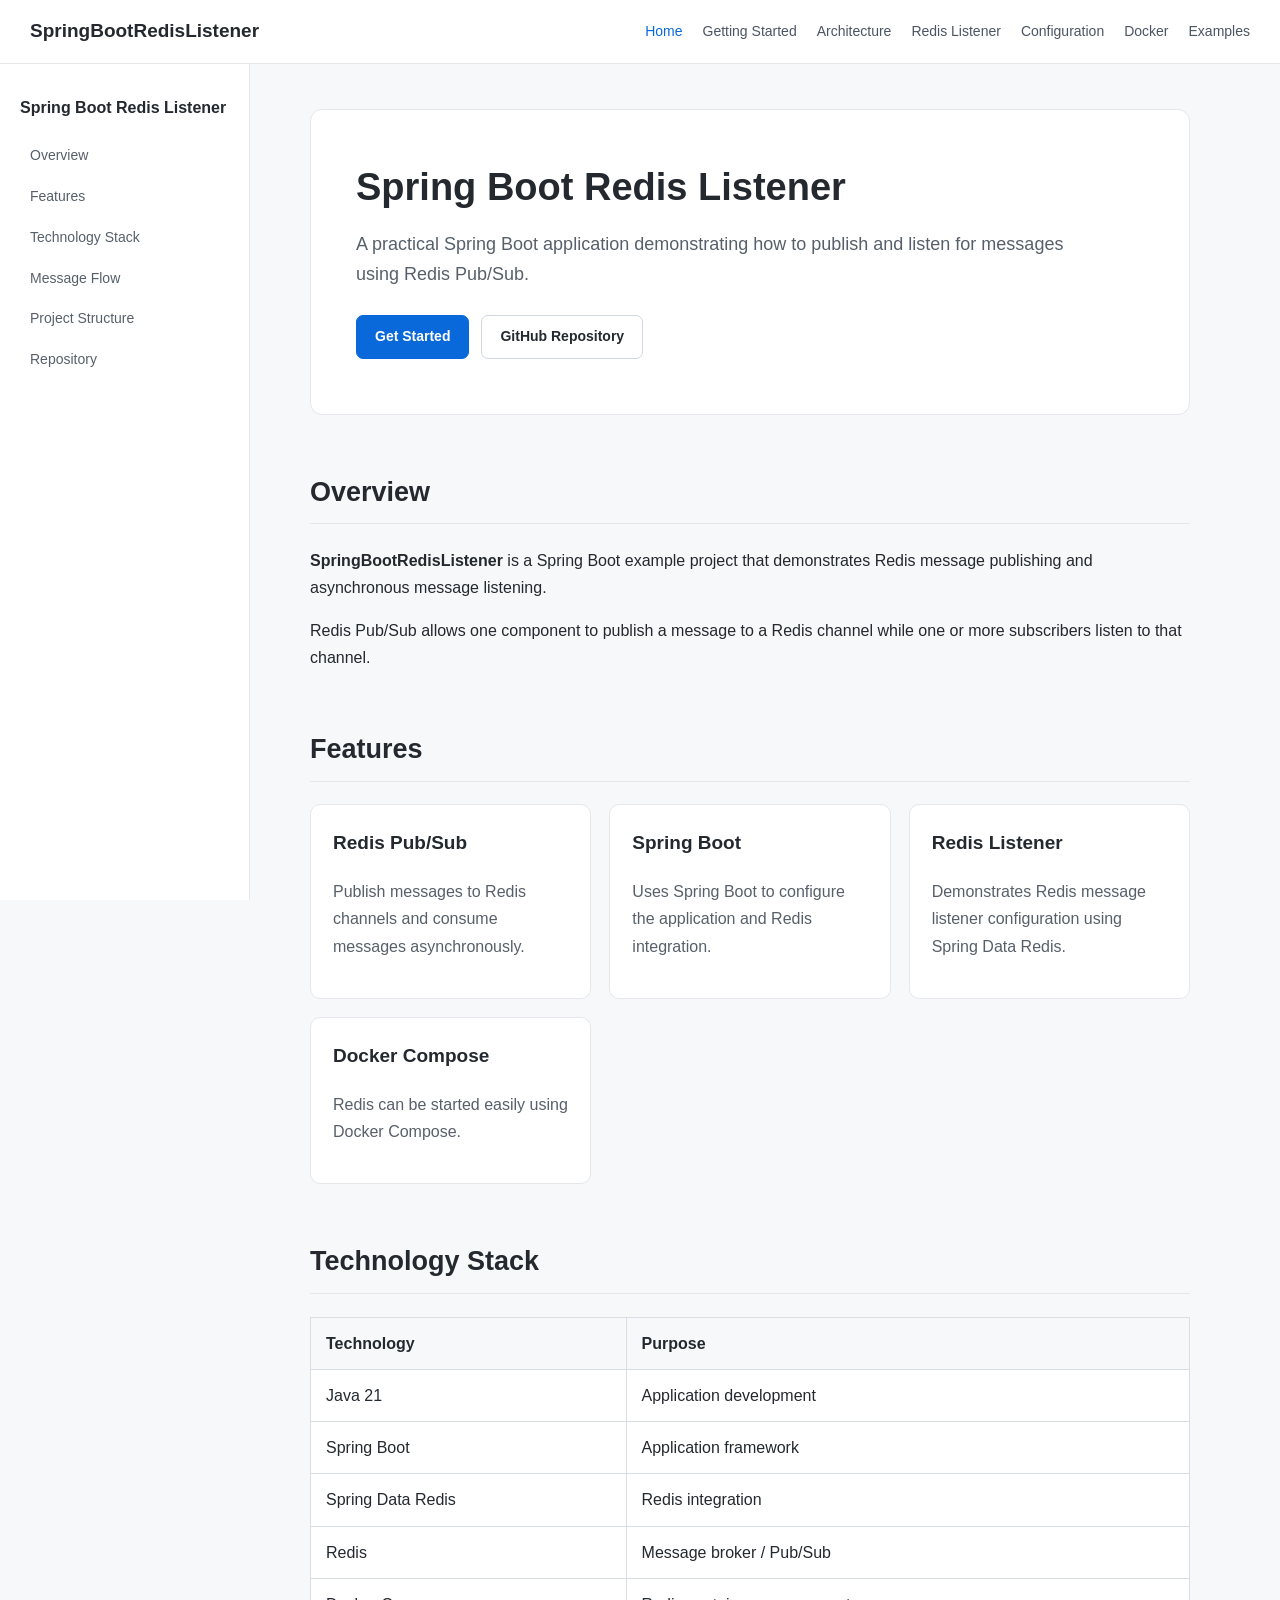
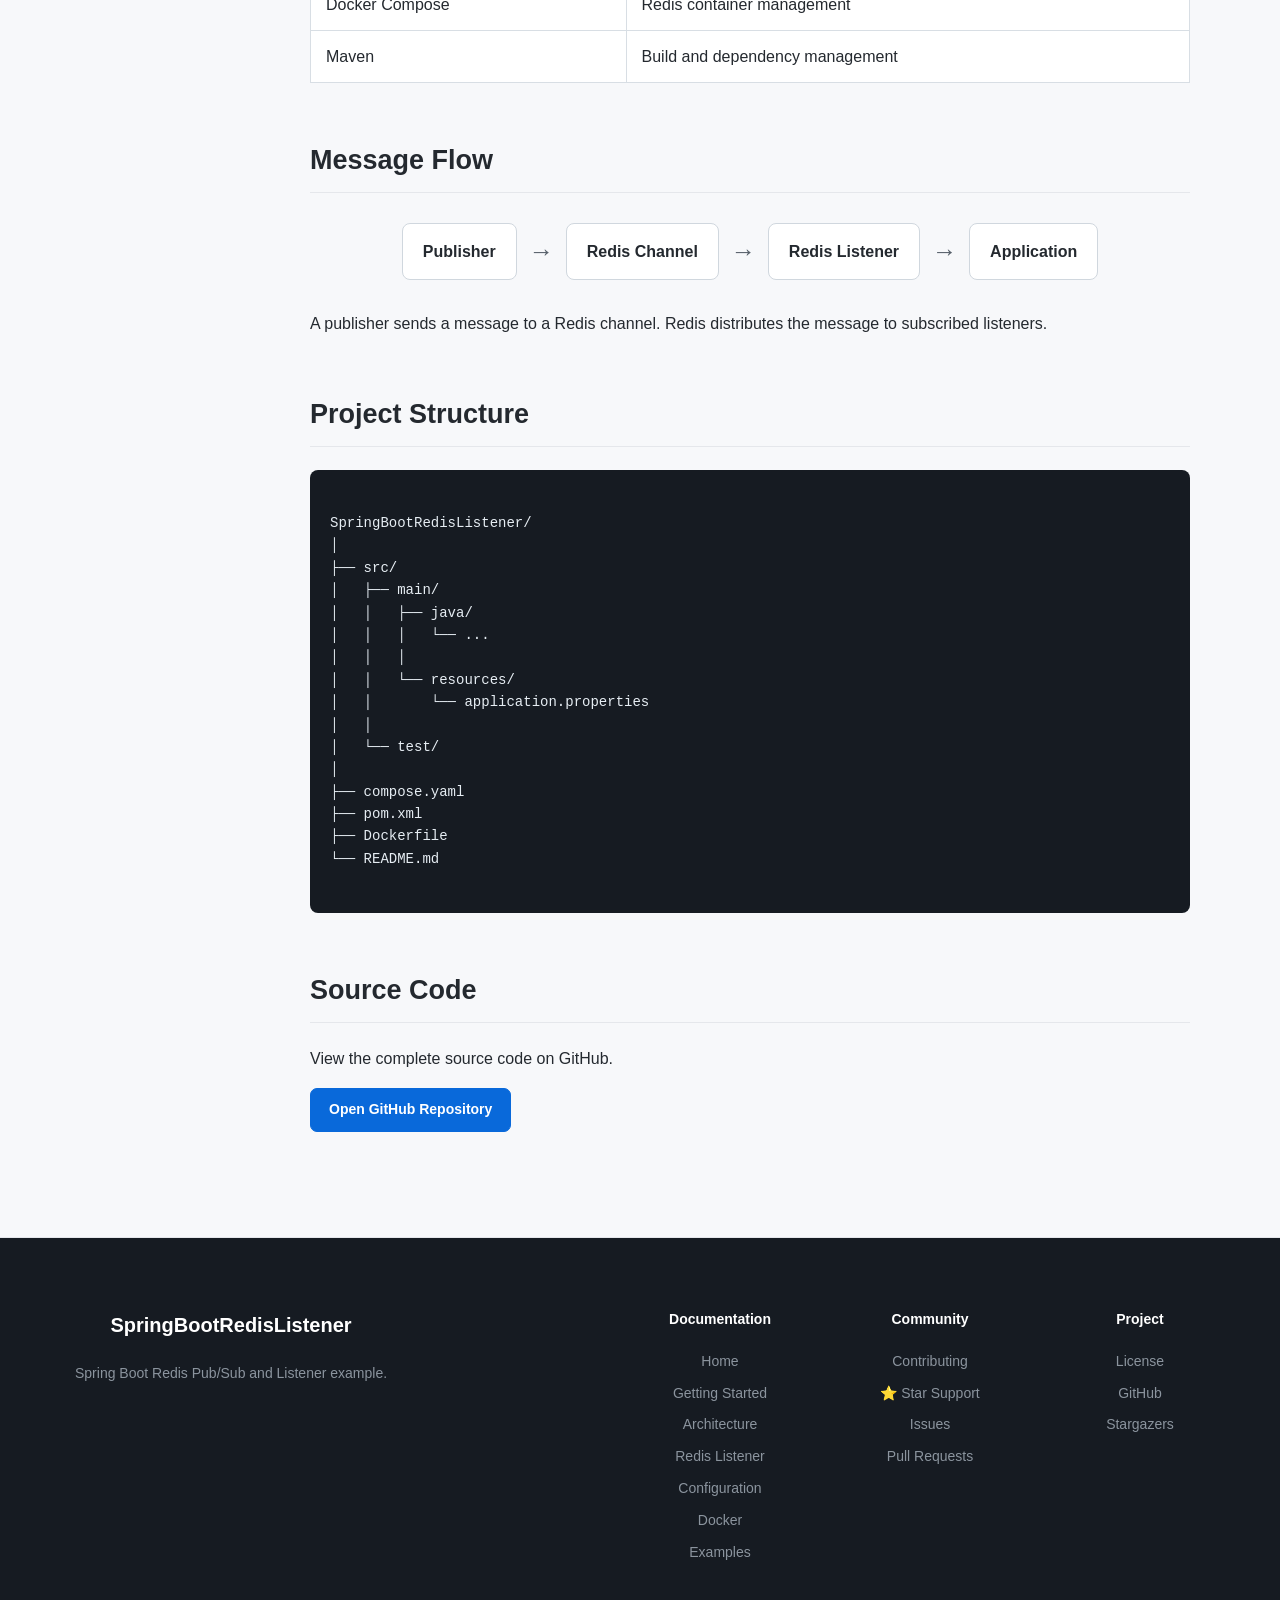
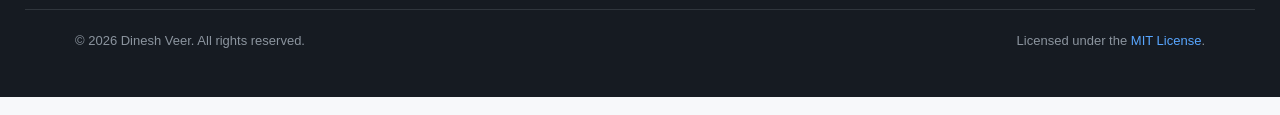
<file: docs/index.html>
<!DOCTYPE html>
<html lang="en">
<head>
    <meta charset="UTF-8">
    <meta name="viewport" content="width=device-width, initial-scale=1.0">

    <title>Spring Boot Redis Listener</title>

    <link rel="stylesheet" href="css/style.css">
</head>

<body>

<header class="topbar">
    <div class="brand">
        SpringBootRedisListener
    </div>

    <nav>
        <a href="index.html" class="active">Home</a>
        <a href="getting-started.html">Getting Started</a>
        <a href="architecture.html">Architecture</a>
        <a href="redis-listener.html">Redis Listener</a>
        <a href="configuration.html">Configuration</a>
        <a href="docker.html">Docker</a>
        <a href="examples.html">Examples</a>
    </nav>
</header>

<div class="layout">

    <aside class="sidebar">
        <h3>Spring Boot Redis Listener</h3>

        <a href="#overview">Overview</a>
        <a href="#features">Features</a>
        <a href="#technology">Technology Stack</a>
        <a href="#flow">Message Flow</a>
        <a href="#structure">Project Structure</a>
        <a href="#repository">Repository</a>
    </aside>

    <main class="content">

        <section class="hero">
            <h1>Spring Boot Redis Listener</h1>

            <p>
                A practical Spring Boot application demonstrating how to
                publish and listen for messages using Redis Pub/Sub.
            </p>

            <div class="buttons">
                <a class="button primary"
                   href="getting-started.html">
                    Get Started
                </a>

                <a class="button"
                   href="https://github.com/dinesh-veer/SpringBootRedisListener"
                   target="_blank">
                    GitHub Repository
                </a>
            </div>
        </section>

        <section id="overview">
            <h2>Overview</h2>

            <p>
                <strong>SpringBootRedisListener</strong> is a Spring Boot
                example project that demonstrates Redis message publishing
                and asynchronous message listening.
            </p>

            <p>
                Redis Pub/Sub allows one component to publish a message to
                a Redis channel while one or more subscribers listen to
                that channel.
            </p>
        </section>

        <section id="features">

            <h2>Features</h2>

            <div class="cards">

                <div class="card">
                    <h3>Redis Pub/Sub</h3>
                    <p>
                        Publish messages to Redis channels and consume
                        messages asynchronously.
                    </p>
                </div>

                <div class="card">
                    <h3>Spring Boot</h3>
                    <p>
                        Uses Spring Boot to configure the application and
                        Redis integration.
                    </p>
                </div>

                <div class="card">
                    <h3>Redis Listener</h3>
                    <p>
                        Demonstrates Redis message listener configuration
                        using Spring Data Redis.
                    </p>
                </div>

                <div class="card">
                    <h3>Docker Compose</h3>
                    <p>
                        Redis can be started easily using Docker Compose.
                    </p>
                </div>

            </div>

        </section>

        <section id="technology">

            <h2>Technology Stack</h2>

            <table>
                <thead>
                <tr>
                    <th>Technology</th>
                    <th>Purpose</th>
                </tr>
                </thead>

                <tbody>
                <tr>
                    <td>Java 21</td>
                    <td>Application development</td>
                </tr>

                <tr>
                    <td>Spring Boot</td>
                    <td>Application framework</td>
                </tr>

                <tr>
                    <td>Spring Data Redis</td>
                    <td>Redis integration</td>
                </tr>

                <tr>
                    <td>Redis</td>
                    <td>Message broker / Pub/Sub</td>
                </tr>

                <tr>
                    <td>Docker Compose</td>
                    <td>Redis container management</td>
                </tr>

                <tr>
                    <td>Maven</td>
                    <td>Build and dependency management</td>
                </tr>
                </tbody>
            </table>

        </section>

        <section id="flow">

            <h2>Message Flow</h2>

            <div class="flow">

                <div class="flow-box">
                    Publisher
                </div>

                <div class="arrow">→</div>

                <div class="flow-box">
                    Redis Channel
                </div>

                <div class="arrow">→</div>

                <div class="flow-box">
                    Redis Listener
                </div>

                <div class="arrow">→</div>

                <div class="flow-box">
                    Application
                </div>

            </div>

            <p>
                A publisher sends a message to a Redis channel.
                Redis distributes the message to subscribed listeners.
            </p>

        </section>

        <section id="structure">

            <h2>Project Structure</h2>

            <pre><code>
SpringBootRedisListener/
│
├── src/
│   ├── main/
│   │   ├── java/
│   │   │   └── ...
│   │   │
│   │   └── resources/
│   │       └── application.properties
│   │
│   └── test/
│
├── compose.yaml
├── pom.xml
├── Dockerfile
└── README.md
            </code></pre>

        </section>

        <section id="repository">

            <h2>Source Code</h2>

            <p>
                View the complete source code on GitHub.
            </p>

            <a class="button primary"
               href="https://github.com/dinesh-veer/SpringBootRedisListener"
               target="_blank">
                Open GitHub Repository
            </a>

        </section>

    </main>

</div>

<footer class="site-footer">

    <div class="footer-content">

        <div class="footer-brand">
            <h3>SpringBootRedisListener</h3>

            <p>
                Spring Boot Redis Pub/Sub and Listener example.
            </p>
        </div>

        <div class="footer-links">

            <div>
                <h4>Documentation</h4>

                <a href="index.html">Home</a>
                <a href="getting-started.html">Getting Started</a>
                <a href="architecture.html">Architecture</a>
                <a href="redis-listener.html">Redis Listener</a>
                <a href="configuration.html">Configuration</a>
                <a href="docker.html">Docker</a>
                <a href="examples.html">Examples</a>
            </div>

            <div>
                <h4>Community</h4>

                <a href="contributing.html">
                    Contributing
                </a>

                <a href="star-support.html">
                    ⭐ Star Support
                </a>

                <a href="https://github.com/dinesh-veer/SpringBootRedisListener/issues"
                   target="_blank"
                   rel="noopener noreferrer">
                    Issues
                </a>

                <a href="https://github.com/dinesh-veer/SpringBootRedisListener/pulls"
                   target="_blank"
                   rel="noopener noreferrer">
                    Pull Requests
                </a>
            </div>

            <div>
                <h4>Project</h4>

                <a href="license.html">
                    License
                </a>

                <a href="https://github.com/dinesh-veer/SpringBootRedisListener"
                   target="_blank"
                   rel="noopener noreferrer">
                    GitHub
                </a>

                <a href="https://github.com/dinesh-veer/SpringBootRedisListener/stargazers"
                   target="_blank"
                   rel="noopener noreferrer">
                    Stargazers
                </a>
            </div>

        </div>

    </div>

    <div class="footer-bottom">

        <p>
            © 2026 Dinesh Veer. All rights reserved.
        </p>

        <p>
            Licensed under the
            <a href="license.html">MIT License</a>.
        </p>

    </div>

</footer>


<script src="js/script.js"></script>

</body>
</html>
</file>
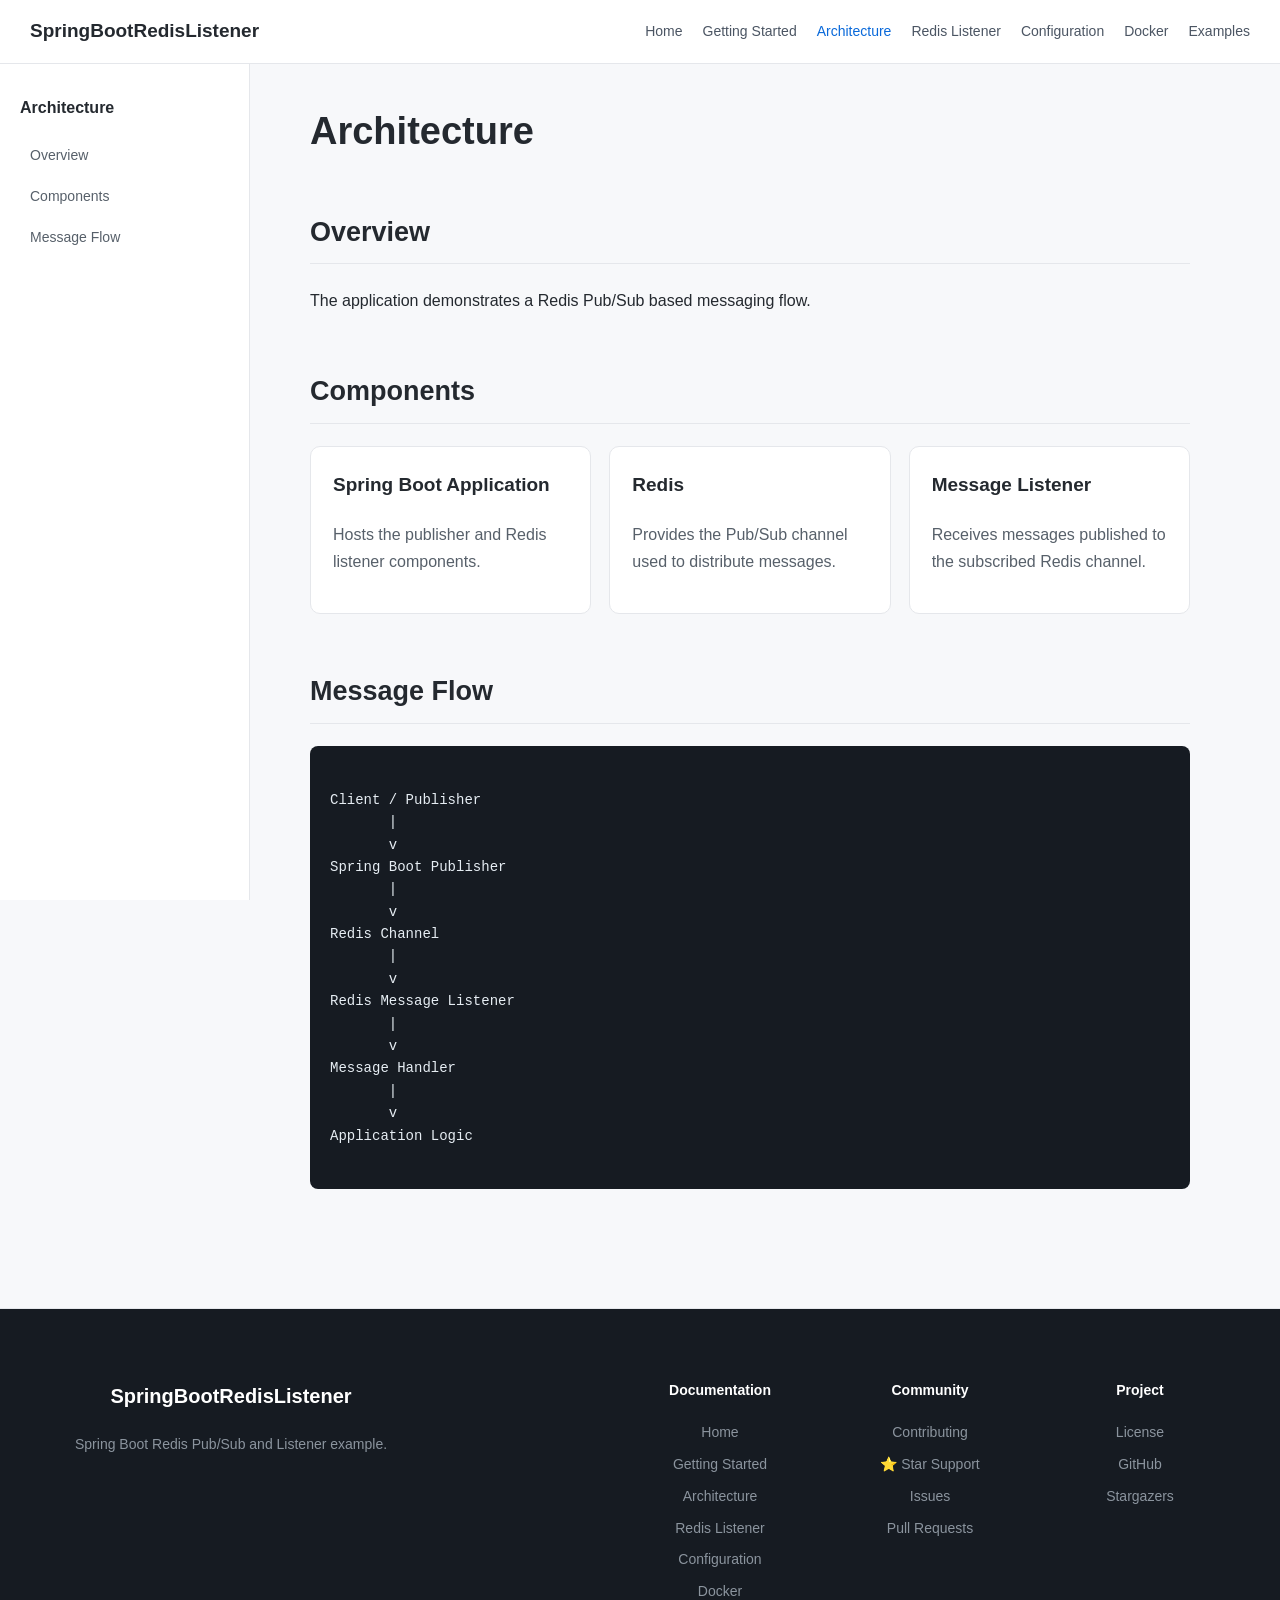
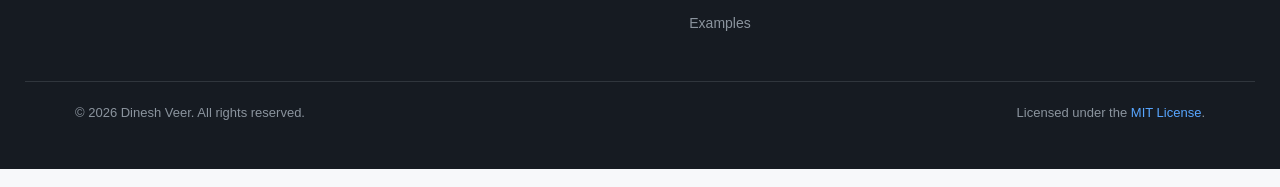
<file: docs/architecture.html>
<!DOCTYPE html>
<html lang="en">
<head>
    <meta charset="UTF-8">

    <meta name="viewport"
          content="width=device-width, initial-scale=1.0">

    <title>Architecture | Spring Boot Redis Listener</title>

    <link rel="stylesheet" href="css/style.css">
</head>

<body>

<header class="topbar">

    <div class="brand">
        SpringBootRedisListener
    </div>

    <nav>
        <a href="index.html">Home</a>
        <a href="getting-started.html">Getting Started</a>
        <a href="architecture.html" class="active">
            Architecture
        </a>
        <a href="redis-listener.html">Redis Listener</a>
        <a href="configuration.html">Configuration</a>
        <a href="docker.html">Docker</a>
        <a href="examples.html">Examples</a>
    </nav>

</header>

<div class="layout">

    <aside class="sidebar">

        <h3>Architecture</h3>

        <a href="#overview">Overview</a>
        <a href="#components">Components</a>
        <a href="#flow">Message Flow</a>

    </aside>

    <main class="content">

        <h1>Architecture</h1>

        <section id="overview">

            <h2>Overview</h2>

            <p>
                The application demonstrates a Redis Pub/Sub based
                messaging flow.
            </p>

        </section>

        <section id="components">

            <h2>Components</h2>

            <div class="cards">

                <div class="card">
                    <h3>Spring Boot Application</h3>
                    <p>
                        Hosts the publisher and Redis listener components.
                    </p>
                </div>

                <div class="card">
                    <h3>Redis</h3>
                    <p>
                        Provides the Pub/Sub channel used to distribute
                        messages.
                    </p>
                </div>

                <div class="card">
                    <h3>Message Listener</h3>
                    <p>
                        Receives messages published to the subscribed
                        Redis channel.
                    </p>
                </div>

            </div>

        </section>

        <section id="flow">

            <h2>Message Flow</h2>

            <pre><code>
Client / Publisher
       |
       v
Spring Boot Publisher
       |
       v
Redis Channel
       |
       v
Redis Message Listener
       |
       v
Message Handler
       |
       v
Application Logic
            </code></pre>

        </section>

    </main>

</div>

<footer class="site-footer">

    <div class="footer-content">

        <div class="footer-brand">
            <h3>SpringBootRedisListener</h3>

            <p>
                Spring Boot Redis Pub/Sub and Listener example.
            </p>
        </div>

        <div class="footer-links">

            <div>
                <h4>Documentation</h4>

                <a href="index.html">Home</a>
                <a href="getting-started.html">Getting Started</a>
                <a href="architecture.html">Architecture</a>
                <a href="redis-listener.html">Redis Listener</a>
                <a href="configuration.html">Configuration</a>
                <a href="docker.html">Docker</a>
                <a href="examples.html">Examples</a>
            </div>

            <div>
                <h4>Community</h4>

                <a href="contributing.html">
                    Contributing
                </a>

                <a href="star-support.html">
                    ⭐ Star Support
                </a>

                <a href="https://github.com/dinesh-veer/SpringBootRedisListener/issues"
                   target="_blank"
                   rel="noopener noreferrer">
                    Issues
                </a>

                <a href="https://github.com/dinesh-veer/SpringBootRedisListener/pulls"
                   target="_blank"
                   rel="noopener noreferrer">
                    Pull Requests
                </a>
            </div>

            <div>
                <h4>Project</h4>

                <a href="license.html">
                    License
                </a>

                <a href="https://github.com/dinesh-veer/SpringBootRedisListener"
                   target="_blank"
                   rel="noopener noreferrer">
                    GitHub
                </a>

                <a href="https://github.com/dinesh-veer/SpringBootRedisListener/stargazers"
                   target="_blank"
                   rel="noopener noreferrer">
                    Stargazers
                </a>
            </div>

        </div>

    </div>

    <div class="footer-bottom">

        <p>
            © 2026 Dinesh Veer. All rights reserved.
        </p>

        <p>
            Licensed under the
            <a href="license.html">MIT License</a>.
        </p>

    </div>

</footer>

<script src="js/script.js"></script>

</body>
</html>
</file>
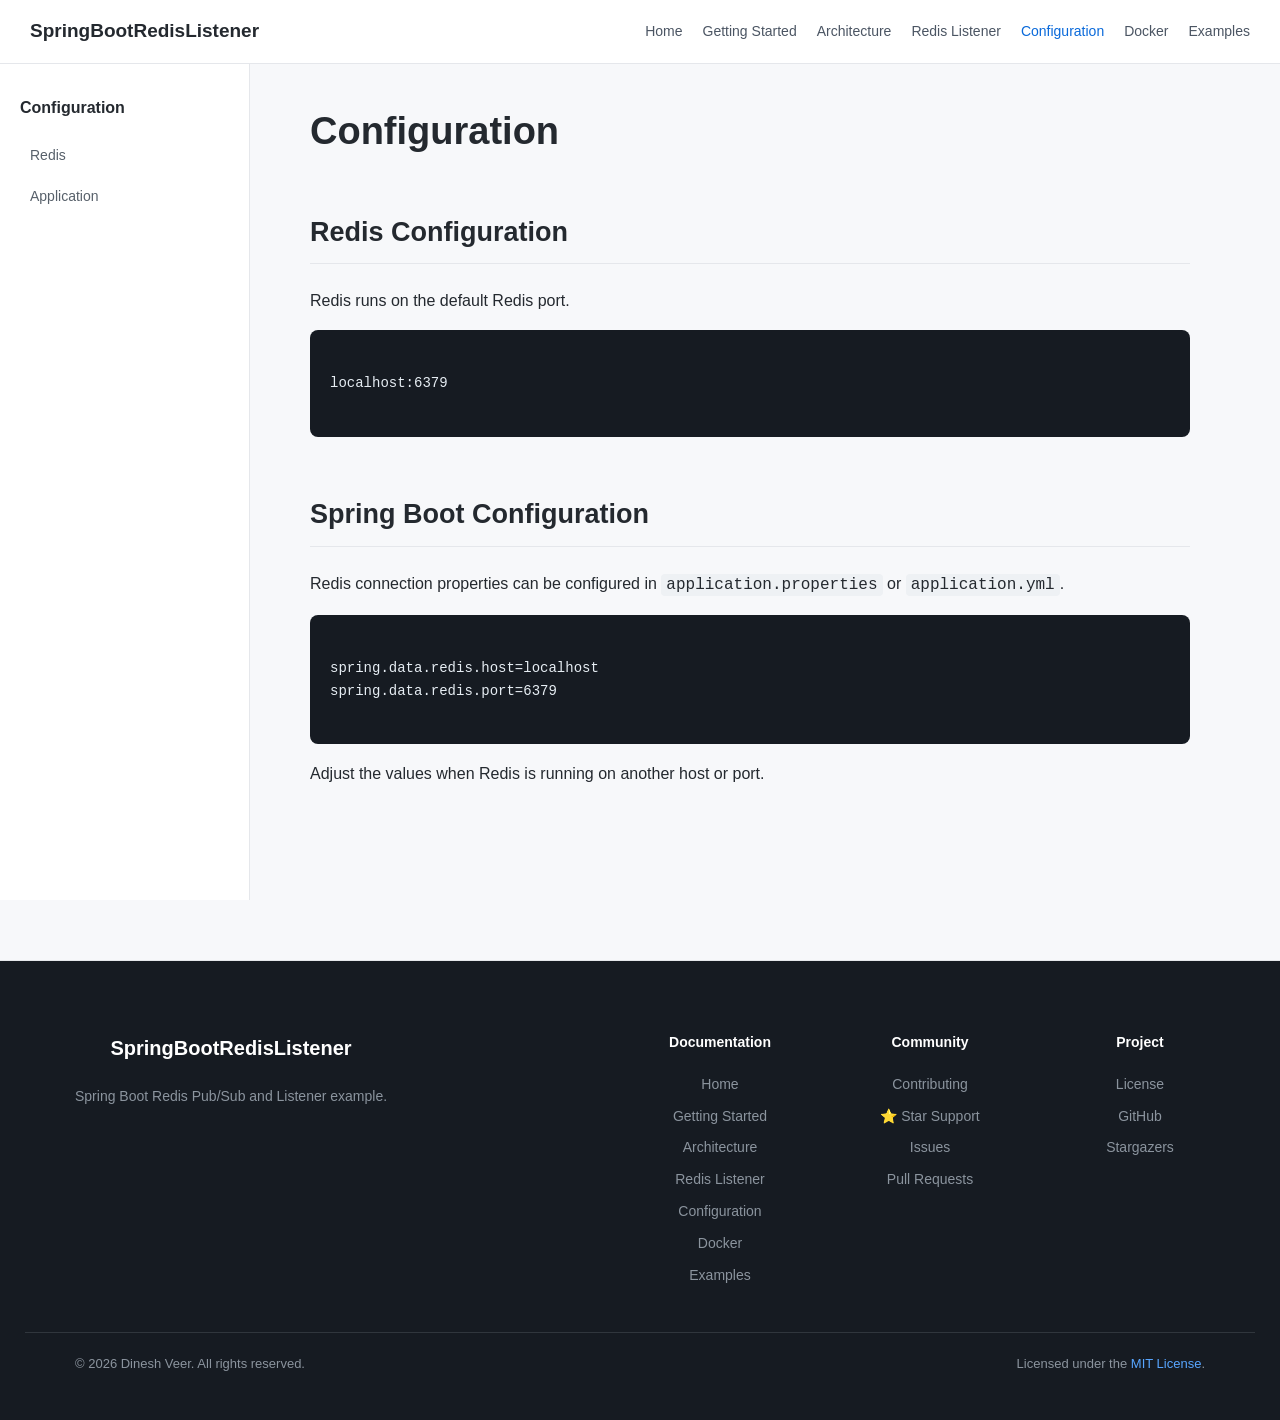
<file: docs/configuration.html>
<!DOCTYPE html>
<html lang="en">

<head>

    <meta charset="UTF-8">

    <meta name="viewport"
          content="width=device-width, initial-scale=1.0">

    <title>Configuration | Spring Boot Redis Listener</title>

    <link rel="stylesheet" href="css/style.css">

</head>

<body>

<header class="topbar">

    <div class="brand">
        SpringBootRedisListener
    </div>

    <nav>

        <a href="index.html">Home</a>

        <a href="getting-started.html">
            Getting Started
        </a>

        <a href="architecture.html">
            Architecture
        </a>

        <a href="redis-listener.html">
            Redis Listener
        </a>

        <a href="configuration.html"
           class="active">
            Configuration
        </a>

        <a href="docker.html">
            Docker
        </a>

        <a href="examples.html">
            Examples
        </a>

    </nav>

</header>

<div class="layout">

    <aside class="sidebar">

        <h3>Configuration</h3>

        <a href="#redis">Redis</a>
        <a href="#application">Application</a>

    </aside>

    <main class="content">

        <h1>Configuration</h1>

        <section id="redis">

            <h2>Redis Configuration</h2>

            <p>
                Redis runs on the default Redis port.
            </p>

            <pre><code>
localhost:6379
            </code></pre>

        </section>

        <section id="application">

            <h2>Spring Boot Configuration</h2>

            <p>
                Redis connection properties can be configured in
                <code>application.properties</code> or
                <code>application.yml</code>.
            </p>

            <pre><code>
spring.data.redis.host=localhost
spring.data.redis.port=6379
            </code></pre>

            <p>
                Adjust the values when Redis is running on another host
                or port.
            </p>

        </section>

    </main>

</div>

<footer class="site-footer">

    <div class="footer-content">

        <div class="footer-brand">
            <h3>SpringBootRedisListener</h3>

            <p>
                Spring Boot Redis Pub/Sub and Listener example.
            </p>
        </div>

        <div class="footer-links">

            <div>
                <h4>Documentation</h4>

                <a href="index.html">Home</a>
                <a href="getting-started.html">Getting Started</a>
                <a href="architecture.html">Architecture</a>
                <a href="redis-listener.html">Redis Listener</a>
                <a href="configuration.html">Configuration</a>
                <a href="docker.html">Docker</a>
                <a href="examples.html">Examples</a>
            </div>

            <div>
                <h4>Community</h4>

                <a href="contributing.html">
                    Contributing
                </a>

                <a href="star-support.html">
                    ⭐ Star Support
                </a>

                <a href="https://github.com/dinesh-veer/SpringBootRedisListener/issues"
                   target="_blank"
                   rel="noopener noreferrer">
                    Issues
                </a>

                <a href="https://github.com/dinesh-veer/SpringBootRedisListener/pulls"
                   target="_blank"
                   rel="noopener noreferrer">
                    Pull Requests
                </a>
            </div>

            <div>
                <h4>Project</h4>

                <a href="license.html">
                    License
                </a>

                <a href="https://github.com/dinesh-veer/SpringBootRedisListener"
                   target="_blank"
                   rel="noopener noreferrer">
                    GitHub
                </a>

                <a href="https://github.com/dinesh-veer/SpringBootRedisListener/stargazers"
                   target="_blank"
                   rel="noopener noreferrer">
                    Stargazers
                </a>
            </div>

        </div>

    </div>

    <div class="footer-bottom">

        <p>
            © 2026 Dinesh Veer. All rights reserved.
        </p>

        <p>
            Licensed under the
            <a href="license.html">MIT License</a>.
        </p>

    </div>

</footer>
<script src="js/script.js"></script>

</body>

</html>
</file>
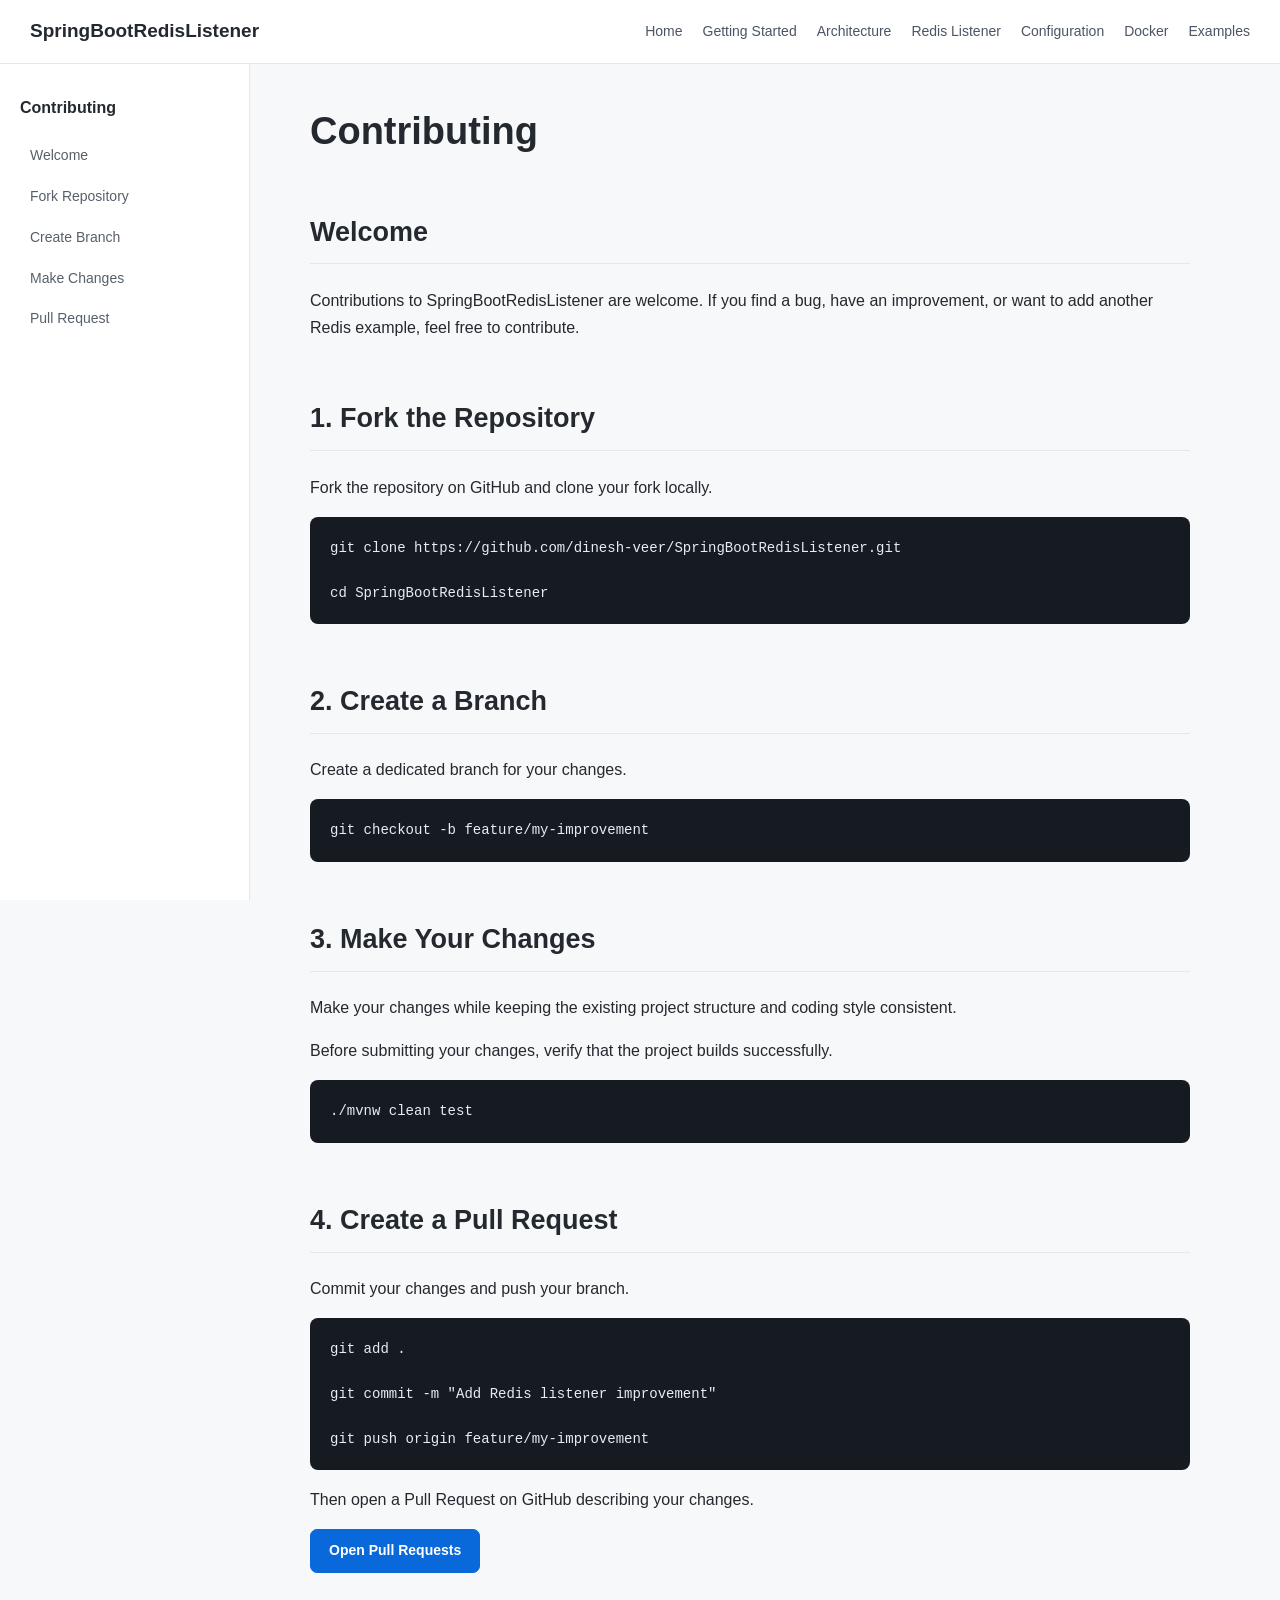
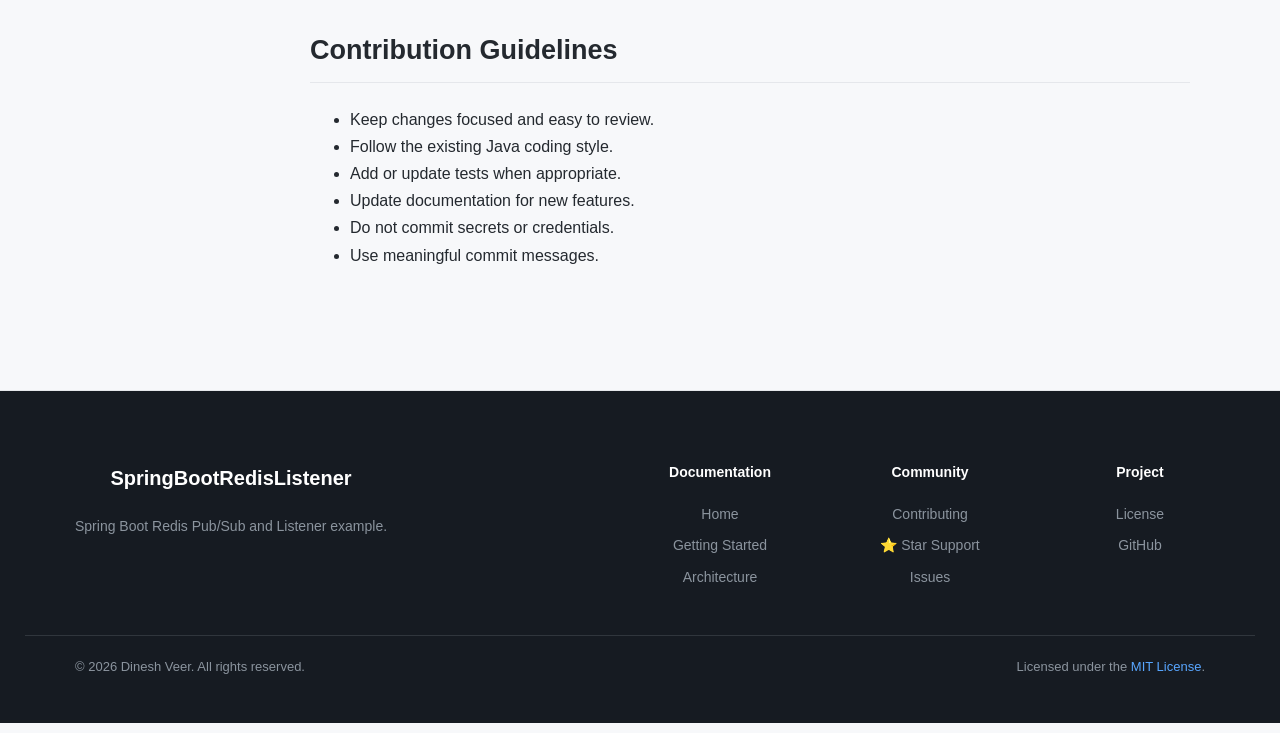
<file: docs/contributing.html>
<!DOCTYPE html>
<html lang="en">

<head>

    <meta charset="UTF-8">

    <meta name="viewport"
          content="width=device-width, initial-scale=1.0">

    <title>Contributing | Spring Boot Redis Listener</title>

    <link rel="stylesheet"
          href="css/style.css">

</head>

<body>

<header class="topbar">

    <div class="brand">
        SpringBootRedisListener
    </div>

    <nav>

        <a href="index.html">Home</a>

        <a href="getting-started.html">
            Getting Started
        </a>

        <a href="architecture.html">
            Architecture
        </a>

        <a href="redis-listener.html">
            Redis Listener
        </a>

        <a href="configuration.html">
            Configuration
        </a>

        <a href="docker.html">
            Docker
        </a>

        <a href="examples.html">
            Examples
        </a>

    </nav>

</header>


<div class="layout">

    <aside class="sidebar">

        <h3>Contributing</h3>

        <a href="#welcome">
            Welcome
        </a>

        <a href="#fork">
            Fork Repository
        </a>

        <a href="#branch">
            Create Branch
        </a>

        <a href="#changes">
            Make Changes
        </a>

        <a href="#pull-request">
            Pull Request
        </a>

    </aside>


    <main class="content">

        <h1>Contributing</h1>

        <section id="welcome">

            <h2>Welcome</h2>

            <p>
                Contributions to SpringBootRedisListener are welcome.
                If you find a bug, have an improvement, or want to add
                another Redis example, feel free to contribute.
            </p>

        </section>


        <section id="fork">

            <h2>1. Fork the Repository</h2>

            <p>
                Fork the repository on GitHub and clone your fork
                locally.
            </p>

            <pre><code>git clone https://github.com/dinesh-veer/SpringBootRedisListener.git

cd SpringBootRedisListener</code></pre>

        </section>


        <section id="branch">

            <h2>2. Create a Branch</h2>

            <p>
                Create a dedicated branch for your changes.
            </p>

            <pre><code>git checkout -b feature/my-improvement</code></pre>

        </section>


        <section id="changes">

            <h2>3. Make Your Changes</h2>

            <p>
                Make your changes while keeping the existing project
                structure and coding style consistent.
            </p>

            <p>
                Before submitting your changes, verify that the project
                builds successfully.
            </p>

            <pre><code>./mvnw clean test</code></pre>

        </section>


        <section id="pull-request">

            <h2>4. Create a Pull Request</h2>

            <p>
                Commit your changes and push your branch.
            </p>

            <pre><code>git add .

git commit -m "Add Redis listener improvement"

git push origin feature/my-improvement</code></pre>

            <p>
                Then open a Pull Request on GitHub describing your
                changes.
            </p>

            <a class="button primary"
               href="https://github.com/dinesh-veer/SpringBootRedisListener/pulls"
               target="_blank">

                Open Pull Requests

            </a>

        </section>


        <section>

            <h2>Contribution Guidelines</h2>

            <ul>

                <li>Keep changes focused and easy to review.</li>

                <li>Follow the existing Java coding style.</li>

                <li>Add or update tests when appropriate.</li>

                <li>Update documentation for new features.</li>

                <li>Do not commit secrets or credentials.</li>

                <li>Use meaningful commit messages.</li>

            </ul>

        </section>

    </main>

</div>


<footer class="site-footer">

    <div class="footer-content">

        <div class="footer-brand">

            <h3>SpringBootRedisListener</h3>

            <p>
                Spring Boot Redis Pub/Sub and Listener example.
            </p>

        </div>


        <div class="footer-links">

            <div>

                <h4>Documentation</h4>

                <a href="index.html">Home</a>

                <a href="getting-started.html">
                    Getting Started
                </a>

                <a href="architecture.html">
                    Architecture
                </a>

            </div>


            <div>

                <h4>Community</h4>

                <a href="contributing.html">
                    Contributing
                </a>

                <a href="star-support.html">
                    ⭐ Star Support
                </a>

                <a href="https://github.com/dinesh-veer/SpringBootRedisListener/issues"
                   target="_blank">
                    Issues
                </a>

            </div>


            <div>

                <h4>Project</h4>

                <a href="license.html">
                    License
                </a>

                <a href="https://github.com/dinesh-veer/SpringBootRedisListener"
                   target="_blank">
                    GitHub
                </a>

            </div>

        </div>

    </div>


    <div class="footer-bottom">

        <p>
            © 2026 Dinesh Veer. All rights reserved.
        </p>

        <p>
            Licensed under the
            <a href="license.html">MIT License</a>.
        </p>

    </div>

</footer>


<script src="js/script.js"></script>

</body>

</html>
</file>
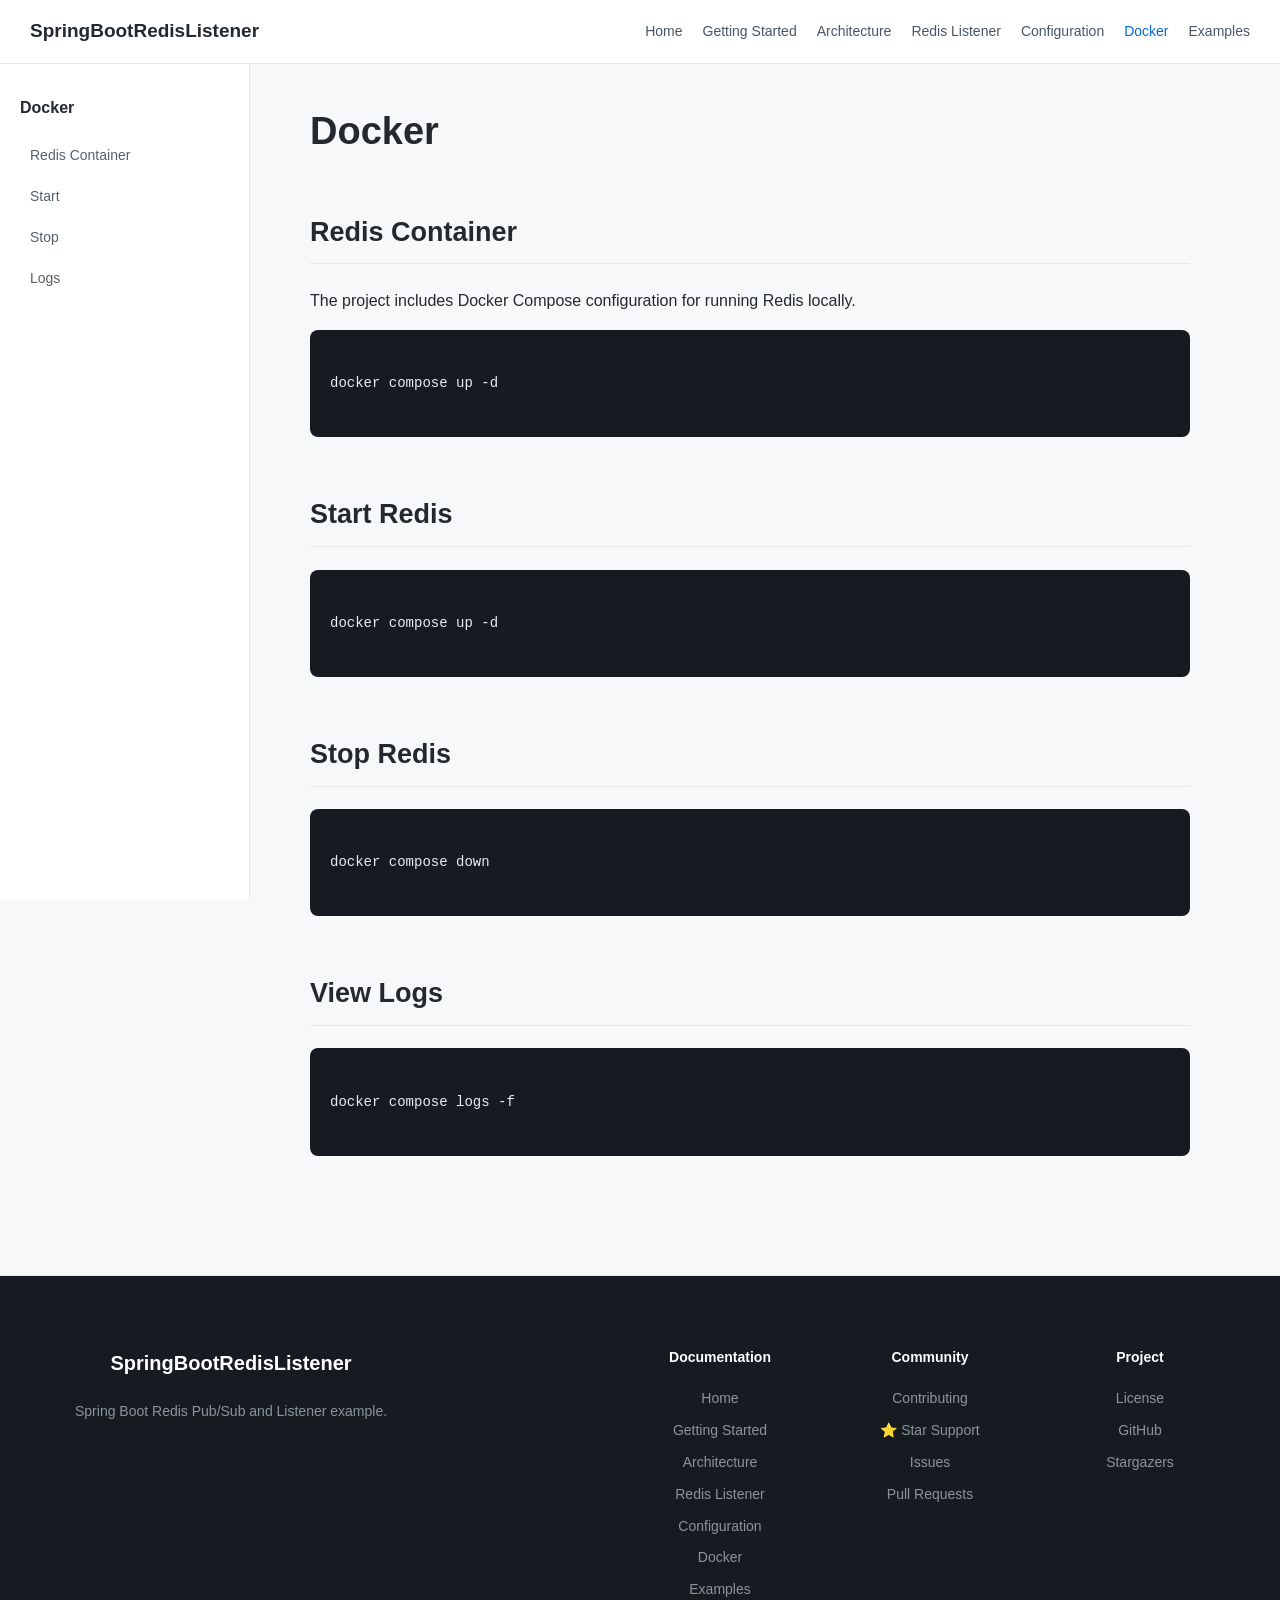
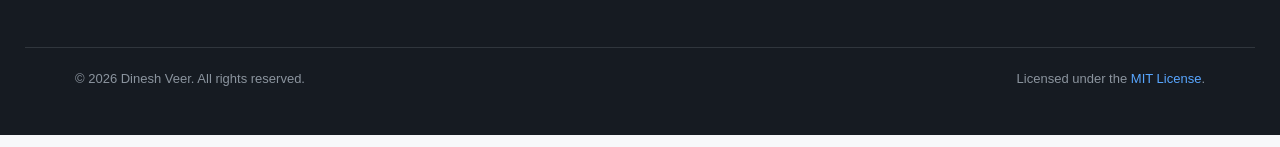
<file: docs/docker.html>
<!DOCTYPE html>
<html lang="en">

<head>

    <meta charset="UTF-8">

    <meta name="viewport"
          content="width=device-width, initial-scale=1.0">

    <title>Docker | Spring Boot Redis Listener</title>

    <link rel="stylesheet" href="css/style.css">

</head>

<body>

<header class="topbar">

    <div class="brand">
        SpringBootRedisListener
    </div>

    <nav>

        <a href="index.html">Home</a>

        <a href="getting-started.html">
            Getting Started
        </a>

        <a href="architecture.html">
            Architecture
        </a>

        <a href="redis-listener.html">
            Redis Listener
        </a>

        <a href="configuration.html">
            Configuration
        </a>

        <a href="docker.html"
           class="active">
            Docker
        </a>

        <a href="examples.html">
            Examples
        </a>

    </nav>

</header>

<div class="layout">

    <aside class="sidebar">

        <h3>Docker</h3>

        <a href="#redis">Redis Container</a>
        <a href="#start">Start</a>
        <a href="#stop">Stop</a>
        <a href="#logs">Logs</a>

    </aside>

    <main class="content">

        <h1>Docker</h1>

        <section id="redis">

            <h2>Redis Container</h2>

            <p>
                The project includes Docker Compose configuration for
                running Redis locally.
            </p>

            <pre><code>
docker compose up -d
            </code></pre>

        </section>

        <section id="start">

            <h2>Start Redis</h2>

            <pre><code>
docker compose up -d
            </code></pre>

        </section>

        <section id="stop">

            <h2>Stop Redis</h2>

            <pre><code>
docker compose down
            </code></pre>

        </section>

        <section id="logs">

            <h2>View Logs</h2>

            <pre><code>
docker compose logs -f
            </code></pre>

        </section>

    </main>

</div>

<footer class="site-footer">

    <div class="footer-content">

        <div class="footer-brand">
            <h3>SpringBootRedisListener</h3>

            <p>
                Spring Boot Redis Pub/Sub and Listener example.
            </p>
        </div>

        <div class="footer-links">

            <div>
                <h4>Documentation</h4>

                <a href="index.html">Home</a>
                <a href="getting-started.html">Getting Started</a>
                <a href="architecture.html">Architecture</a>
                <a href="redis-listener.html">Redis Listener</a>
                <a href="configuration.html">Configuration</a>
                <a href="docker.html">Docker</a>
                <a href="examples.html">Examples</a>
            </div>

            <div>
                <h4>Community</h4>

                <a href="contributing.html">
                    Contributing
                </a>

                <a href="star-support.html">
                    ⭐ Star Support
                </a>

                <a href="https://github.com/dinesh-veer/SpringBootRedisListener/issues"
                   target="_blank"
                   rel="noopener noreferrer">
                    Issues
                </a>

                <a href="https://github.com/dinesh-veer/SpringBootRedisListener/pulls"
                   target="_blank"
                   rel="noopener noreferrer">
                    Pull Requests
                </a>
            </div>

            <div>
                <h4>Project</h4>

                <a href="license.html">
                    License
                </a>

                <a href="https://github.com/dinesh-veer/SpringBootRedisListener"
                   target="_blank"
                   rel="noopener noreferrer">
                    GitHub
                </a>

                <a href="https://github.com/dinesh-veer/SpringBootRedisListener/stargazers"
                   target="_blank"
                   rel="noopener noreferrer">
                    Stargazers
                </a>
            </div>

        </div>

    </div>

    <div class="footer-bottom">

        <p>
            © 2026 Dinesh Veer. All rights reserved.
        </p>

        <p>
            Licensed under the
            <a href="license.html">MIT License</a>.
        </p>

    </div>

</footer>

<script src="js/script.js"></script>

</body>

</html>
</file>
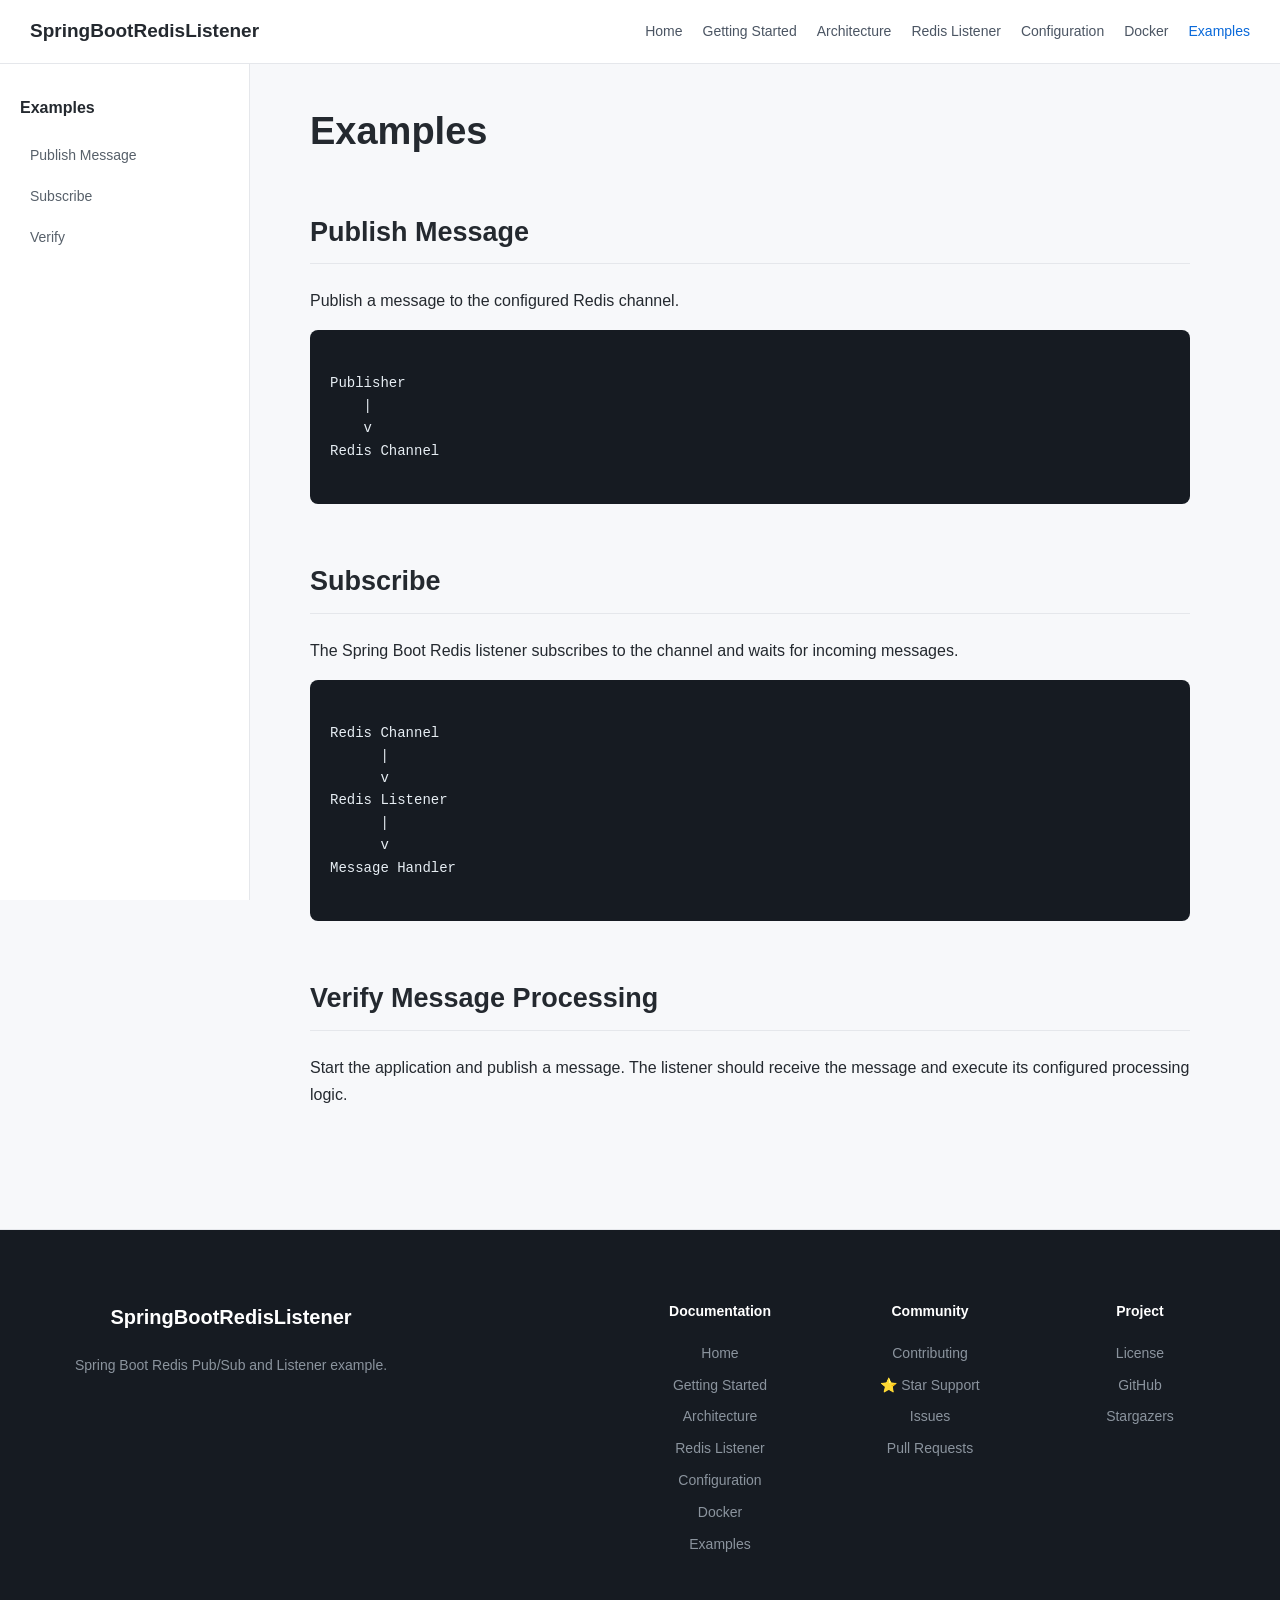
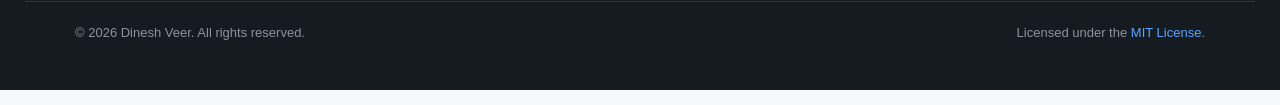
<file: docs/examples.html>
<!DOCTYPE html>
<html lang="en">

<head>

    <meta charset="UTF-8">

    <meta name="viewport"
          content="width=device-width, initial-scale=1.0">

    <title>Examples | Spring Boot Redis Listener</title>

    <link rel="stylesheet" href="css/style.css">

</head>

<body>

<header class="topbar">

    <div class="brand">
        SpringBootRedisListener
    </div>

    <nav>

        <a href="index.html">Home</a>

        <a href="getting-started.html">
            Getting Started
        </a>

        <a href="architecture.html">
            Architecture
        </a>

        <a href="redis-listener.html">
            Redis Listener
        </a>

        <a href="configuration.html">
            Configuration
        </a>

        <a href="docker.html">
            Docker
        </a>

        <a href="examples.html"
           class="active">
            Examples
        </a>

    </nav>

</header>

<div class="layout">

    <aside class="sidebar">

        <h3>Examples</h3>

        <a href="#publish">Publish Message</a>
        <a href="#subscribe">Subscribe</a>
        <a href="#verify">Verify</a>

    </aside>

    <main class="content">

        <h1>Examples</h1>

        <section id="publish">

            <h2>Publish Message</h2>

            <p>
                Publish a message to the configured Redis channel.
            </p>

            <pre><code>
Publisher
    |
    v
Redis Channel
            </code></pre>

        </section>

        <section id="subscribe">

            <h2>Subscribe</h2>

            <p>
                The Spring Boot Redis listener subscribes to the channel
                and waits for incoming messages.
            </p>

            <pre><code>
Redis Channel
      |
      v
Redis Listener
      |
      v
Message Handler
            </code></pre>

        </section>

        <section id="verify">

            <h2>Verify Message Processing</h2>

            <p>
                Start the application and publish a message. The listener
                should receive the message and execute its configured
                processing logic.
            </p>

        </section>

    </main>

</div>

<footer class="site-footer">

    <div class="footer-content">

        <div class="footer-brand">
            <h3>SpringBootRedisListener</h3>

            <p>
                Spring Boot Redis Pub/Sub and Listener example.
            </p>
        </div>

        <div class="footer-links">

            <div>
                <h4>Documentation</h4>

                <a href="index.html">Home</a>
                <a href="getting-started.html">Getting Started</a>
                <a href="architecture.html">Architecture</a>
                <a href="redis-listener.html">Redis Listener</a>
                <a href="configuration.html">Configuration</a>
                <a href="docker.html">Docker</a>
                <a href="examples.html">Examples</a>
            </div>

            <div>
                <h4>Community</h4>

                <a href="contributing.html">
                    Contributing
                </a>

                <a href="star-support.html">
                    ⭐ Star Support
                </a>

                <a href="https://github.com/dinesh-veer/SpringBootRedisListener/issues"
                   target="_blank"
                   rel="noopener noreferrer">
                    Issues
                </a>

                <a href="https://github.com/dinesh-veer/SpringBootRedisListener/pulls"
                   target="_blank"
                   rel="noopener noreferrer">
                    Pull Requests
                </a>
            </div>

            <div>
                <h4>Project</h4>

                <a href="license.html">
                    License
                </a>

                <a href="https://github.com/dinesh-veer/SpringBootRedisListener"
                   target="_blank"
                   rel="noopener noreferrer">
                    GitHub
                </a>

                <a href="https://github.com/dinesh-veer/SpringBootRedisListener/stargazers"
                   target="_blank"
                   rel="noopener noreferrer">
                    Stargazers
                </a>
            </div>

        </div>

    </div>

    <div class="footer-bottom">

        <p>
            © 2026 Dinesh Veer. All rights reserved.
        </p>

        <p>
            Licensed under the
            <a href="license.html">MIT License</a>.
        </p>

    </div>

</footer>

<script src="js/script.js"></script>

</body>

</html>
</file>
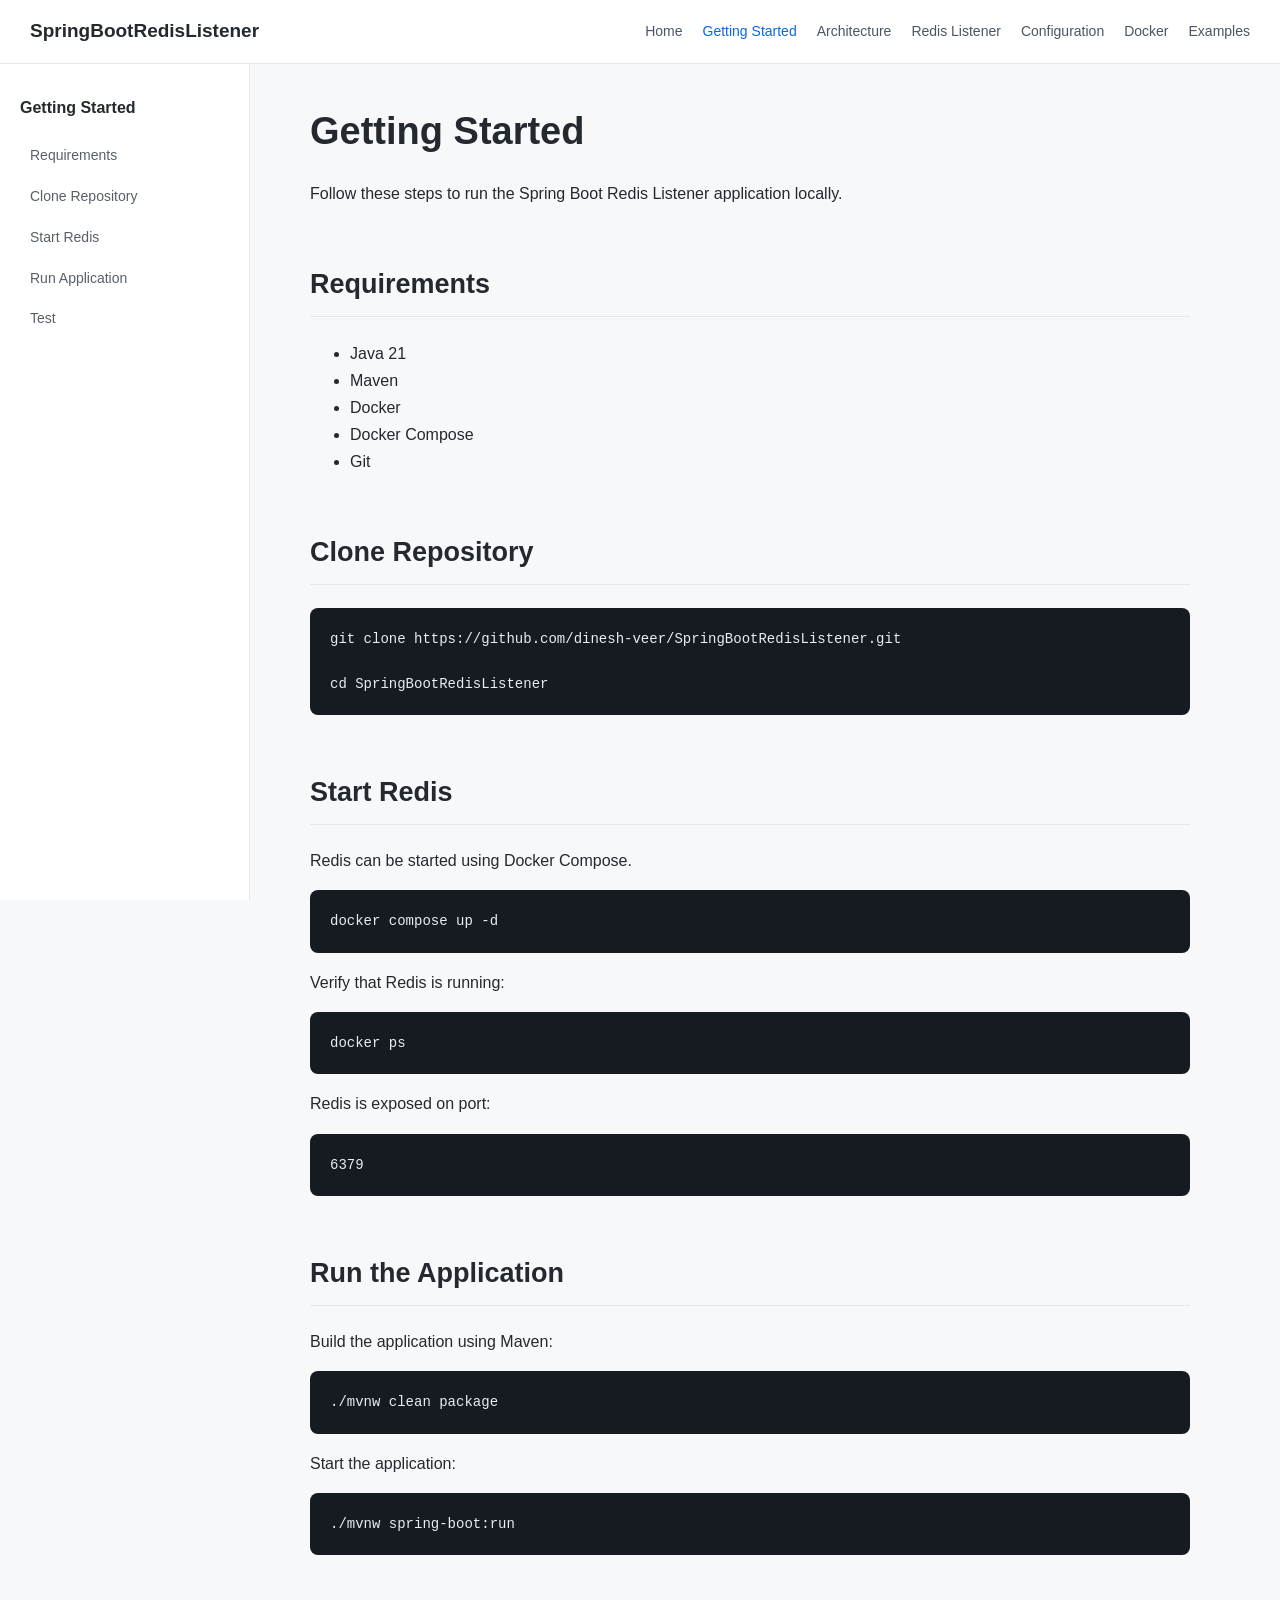
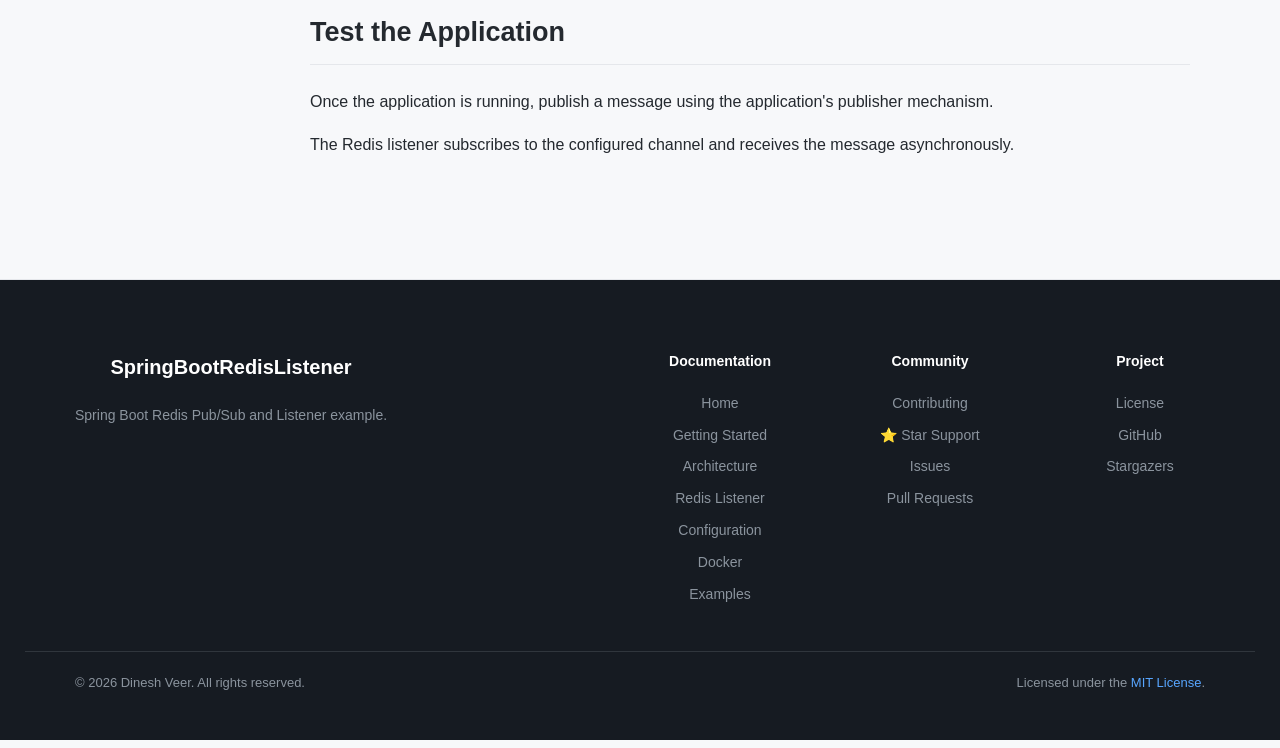
<file: docs/getting-started.html>
<!DOCTYPE html>
<html lang="en">
<head>
    <meta charset="UTF-8">
    <meta name="viewport" content="width=device-width, initial-scale=1.0">

    <title>Getting Started | Spring Boot Redis Listener</title>

    <link rel="stylesheet" href="css/style.css">
</head>

<body>

<header class="topbar">

    <div class="brand">
        SpringBootRedisListener
    </div>

    <nav>
        <a href="index.html">Home</a>
        <a href="getting-started.html" class="active">
            Getting Started
        </a>
        <a href="architecture.html">Architecture</a>
        <a href="redis-listener.html">Redis Listener</a>
        <a href="configuration.html">Configuration</a>
        <a href="docker.html">Docker</a>
        <a href="examples.html">Examples</a>
    </nav>

</header>

<div class="layout">

    <aside class="sidebar">

        <h3>Getting Started</h3>

        <a href="#requirements">Requirements</a>
        <a href="#clone">Clone Repository</a>
        <a href="#redis">Start Redis</a>
        <a href="#run">Run Application</a>
        <a href="#test">Test</a>

    </aside>

    <main class="content">

        <h1>Getting Started</h1>

        <p>
            Follow these steps to run the Spring Boot Redis Listener
            application locally.
        </p>

        <section id="requirements">

            <h2>Requirements</h2>

            <ul>
                <li>Java 21</li>
                <li>Maven</li>
                <li>Docker</li>
                <li>Docker Compose</li>
                <li>Git</li>
            </ul>

        </section>

        <section id="clone">

            <h2>Clone Repository</h2>

            <pre><code>git clone https://github.com/dinesh-veer/SpringBootRedisListener.git

cd SpringBootRedisListener</code></pre>

        </section>

        <section id="redis">

            <h2>Start Redis</h2>

            <p>
                Redis can be started using Docker Compose.
            </p>

            <pre><code>docker compose up -d</code></pre>

            <p>
                Verify that Redis is running:
            </p>

            <pre><code>docker ps</code></pre>

            <p>
                Redis is exposed on port:
            </p>

            <pre><code>6379</code></pre>

        </section>

        <section id="run">

            <h2>Run the Application</h2>

            <p>
                Build the application using Maven:
            </p>

            <pre><code>./mvnw clean package</code></pre>

            <p>
                Start the application:
            </p>

            <pre><code>./mvnw spring-boot:run</code></pre>

        </section>

        <section id="test">

            <h2>Test the Application</h2>

            <p>
                Once the application is running, publish a message using
                the application's publisher mechanism.
            </p>

            <p>
                The Redis listener subscribes to the configured channel
                and receives the message asynchronously.
            </p>

        </section>

    </main>

</div>

<footer class="site-footer">

    <div class="footer-content">

        <div class="footer-brand">
            <h3>SpringBootRedisListener</h3>

            <p>
                Spring Boot Redis Pub/Sub and Listener example.
            </p>
        </div>

        <div class="footer-links">

            <div>
                <h4>Documentation</h4>

                <a href="index.html">Home</a>
                <a href="getting-started.html">Getting Started</a>
                <a href="architecture.html">Architecture</a>
                <a href="redis-listener.html">Redis Listener</a>
                <a href="configuration.html">Configuration</a>
                <a href="docker.html">Docker</a>
                <a href="examples.html">Examples</a>
            </div>

            <div>
                <h4>Community</h4>

                <a href="contributing.html">
                    Contributing
                </a>

                <a href="star-support.html">
                    ⭐ Star Support
                </a>

                <a href="https://github.com/dinesh-veer/SpringBootRedisListener/issues"
                   target="_blank"
                   rel="noopener noreferrer">
                    Issues
                </a>

                <a href="https://github.com/dinesh-veer/SpringBootRedisListener/pulls"
                   target="_blank"
                   rel="noopener noreferrer">
                    Pull Requests
                </a>
            </div>

            <div>
                <h4>Project</h4>

                <a href="license.html">
                    License
                </a>

                <a href="https://github.com/dinesh-veer/SpringBootRedisListener"
                   target="_blank"
                   rel="noopener noreferrer">
                    GitHub
                </a>

                <a href="https://github.com/dinesh-veer/SpringBootRedisListener/stargazers"
                   target="_blank"
                   rel="noopener noreferrer">
                    Stargazers
                </a>
            </div>

        </div>

    </div>

    <div class="footer-bottom">

        <p>
            © 2026 Dinesh Veer. All rights reserved.
        </p>

        <p>
            Licensed under the
            <a href="license.html">MIT License</a>.
        </p>

    </div>

</footer>

<script src="js/script.js"></script>

</body>
</html>
</file>
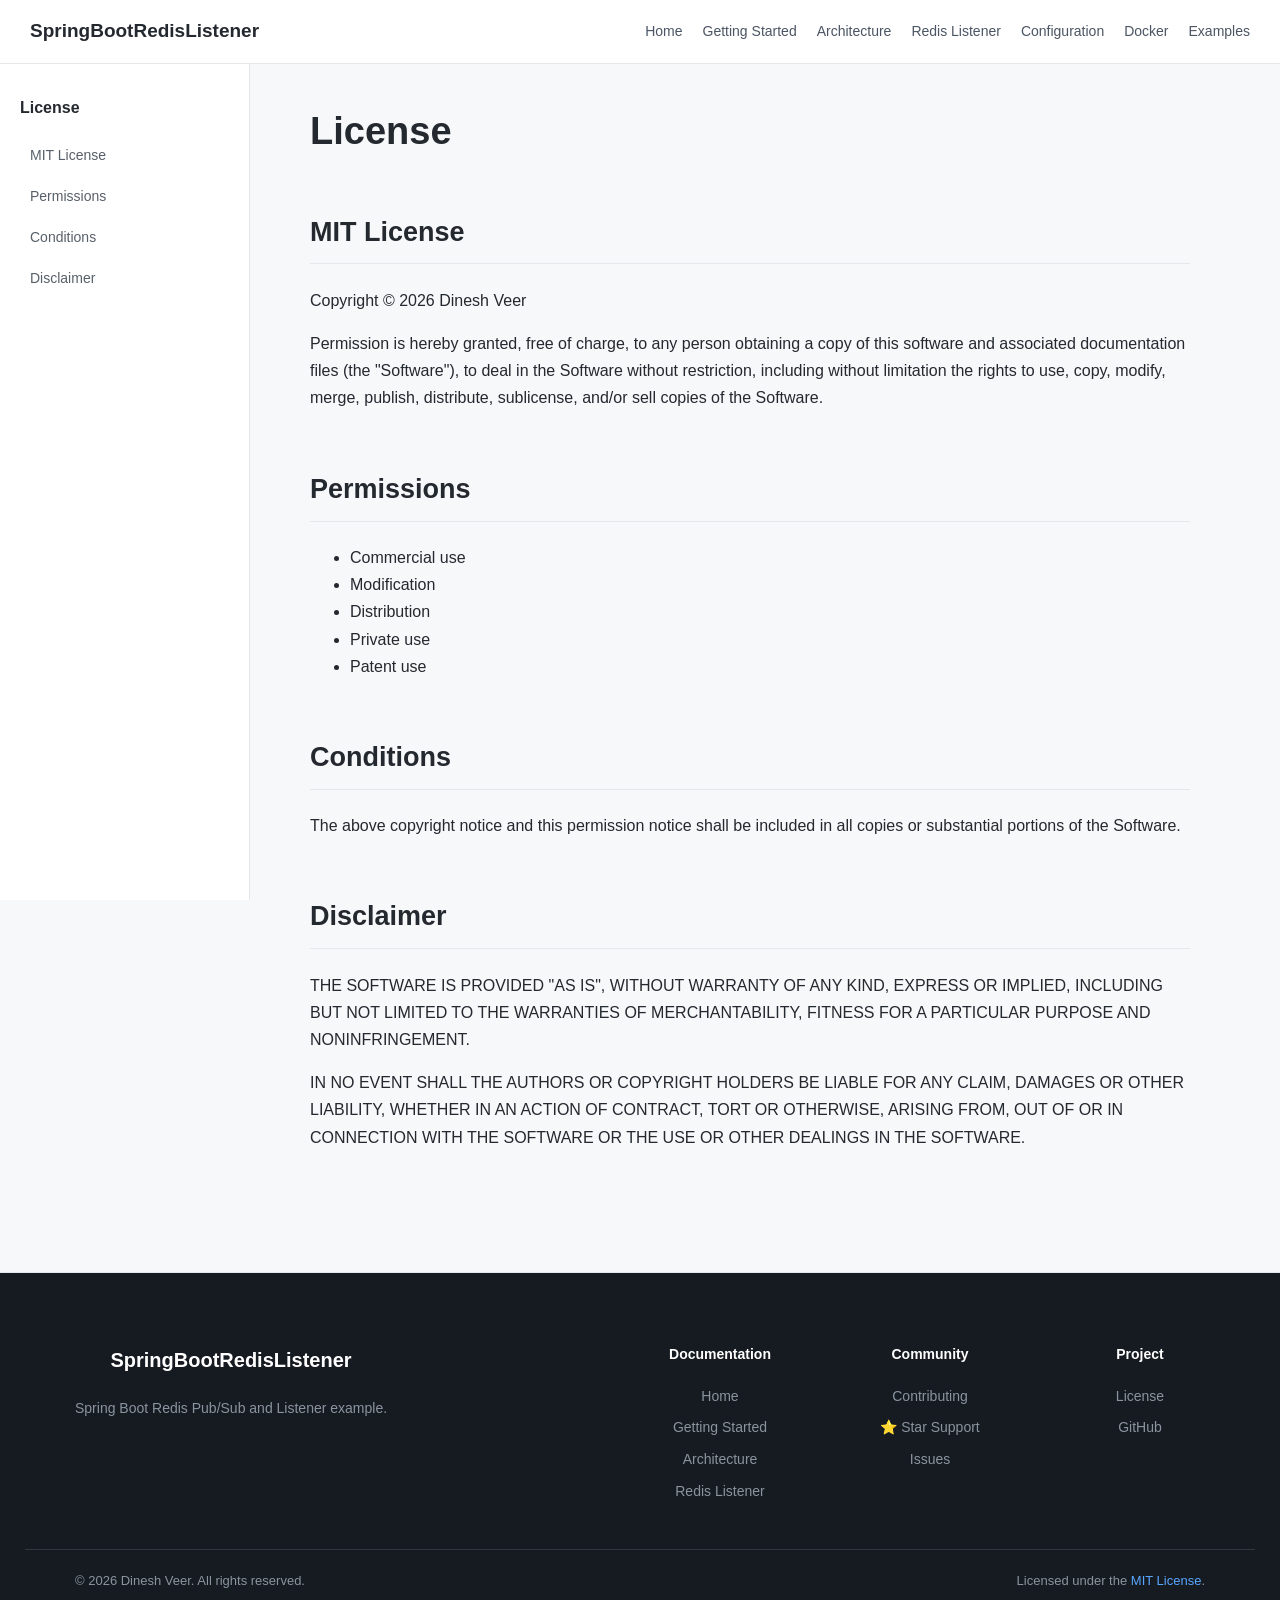
<file: docs/license.html>
<!DOCTYPE html>
<html lang="en">

<head>

    <meta charset="UTF-8">

    <meta name="viewport"
          content="width=device-width, initial-scale=1.0">

    <title>License | Spring Boot Redis Listener</title>

    <link rel="stylesheet"
          href="css/style.css">

</head>

<body>

<header class="topbar">

    <div class="brand">
        SpringBootRedisListener
    </div>

    <nav>

        <a href="index.html">Home</a>

        <a href="getting-started.html">
            Getting Started
        </a>

        <a href="architecture.html">
            Architecture
        </a>

        <a href="redis-listener.html">
            Redis Listener
        </a>

        <a href="configuration.html">
            Configuration
        </a>

        <a href="docker.html">
            Docker
        </a>

        <a href="examples.html">
            Examples
        </a>

    </nav>

</header>


<div class="layout">

    <aside class="sidebar">

        <h3>License</h3>

        <a href="#license">
            MIT License
        </a>

        <a href="#permissions">
            Permissions
        </a>

        <a href="#conditions">
            Conditions
        </a>

        <a href="#disclaimer">
            Disclaimer
        </a>

    </aside>


    <main class="content">

        <h1>License</h1>

        <section id="license">

            <h2>MIT License</h2>

            <p>
                Copyright © 2026 Dinesh Veer
            </p>

            <p>
                Permission is hereby granted, free of charge, to any
                person obtaining a copy of this software and associated
                documentation files (the "Software"), to deal in the
                Software without restriction, including without
                limitation the rights to use, copy, modify, merge,
                publish, distribute, sublicense, and/or sell copies of
                the Software.
            </p>

        </section>


        <section id="permissions">

            <h2>Permissions</h2>

            <ul>

                <li>Commercial use</li>

                <li>Modification</li>

                <li>Distribution</li>

                <li>Private use</li>

                <li>Patent use</li>

            </ul>

        </section>


        <section id="conditions">

            <h2>Conditions</h2>

            <p>
                The above copyright notice and this permission notice
                shall be included in all copies or substantial portions
                of the Software.
            </p>

        </section>


        <section id="disclaimer">

            <h2>Disclaimer</h2>

            <p>
                THE SOFTWARE IS PROVIDED "AS IS", WITHOUT WARRANTY OF
                ANY KIND, EXPRESS OR IMPLIED, INCLUDING BUT NOT LIMITED
                TO THE WARRANTIES OF MERCHANTABILITY, FITNESS FOR A
                PARTICULAR PURPOSE AND NONINFRINGEMENT.
            </p>

            <p>
                IN NO EVENT SHALL THE AUTHORS OR COPYRIGHT HOLDERS BE
                LIABLE FOR ANY CLAIM, DAMAGES OR OTHER LIABILITY,
                WHETHER IN AN ACTION OF CONTRACT, TORT OR OTHERWISE,
                ARISING FROM, OUT OF OR IN CONNECTION WITH THE SOFTWARE
                OR THE USE OR OTHER DEALINGS IN THE SOFTWARE.
            </p>

        </section>

    </main>

</div>


<footer class="site-footer">

    <div class="footer-content">

        <div class="footer-brand">

            <h3>SpringBootRedisListener</h3>

            <p>
                Spring Boot Redis Pub/Sub and Listener example.
            </p>

        </div>


        <div class="footer-links">

            <div>

                <h4>Documentation</h4>

                <a href="index.html">Home</a>

                <a href="getting-started.html">
                    Getting Started
                </a>

                <a href="architecture.html">
                    Architecture
                </a>

                <a href="redis-listener.html">
                    Redis Listener
                </a>

            </div>


            <div>

                <h4>Community</h4>

                <a href="contributing.html">
                    Contributing
                </a>

                <a href="star-support.html">
                    ⭐ Star Support
                </a>

                <a href="https://github.com/dinesh-veer/SpringBootRedisListener/issues"
                   target="_blank">
                    Issues
                </a>

            </div>


            <div>

                <h4>Project</h4>

                <a href="license.html">
                    License
                </a>

                <a href="https://github.com/dinesh-veer/SpringBootRedisListener"
                   target="_blank">
                    GitHub
                </a>

            </div>

        </div>

    </div>


    <div class="footer-bottom">

        <p>
            © 2026 Dinesh Veer. All rights reserved.
        </p>

        <p>
            Licensed under the
            <a href="license.html">MIT License</a>.
        </p>

    </div>

</footer>


<script src="js/script.js"></script>

</body>

</html>
</file>
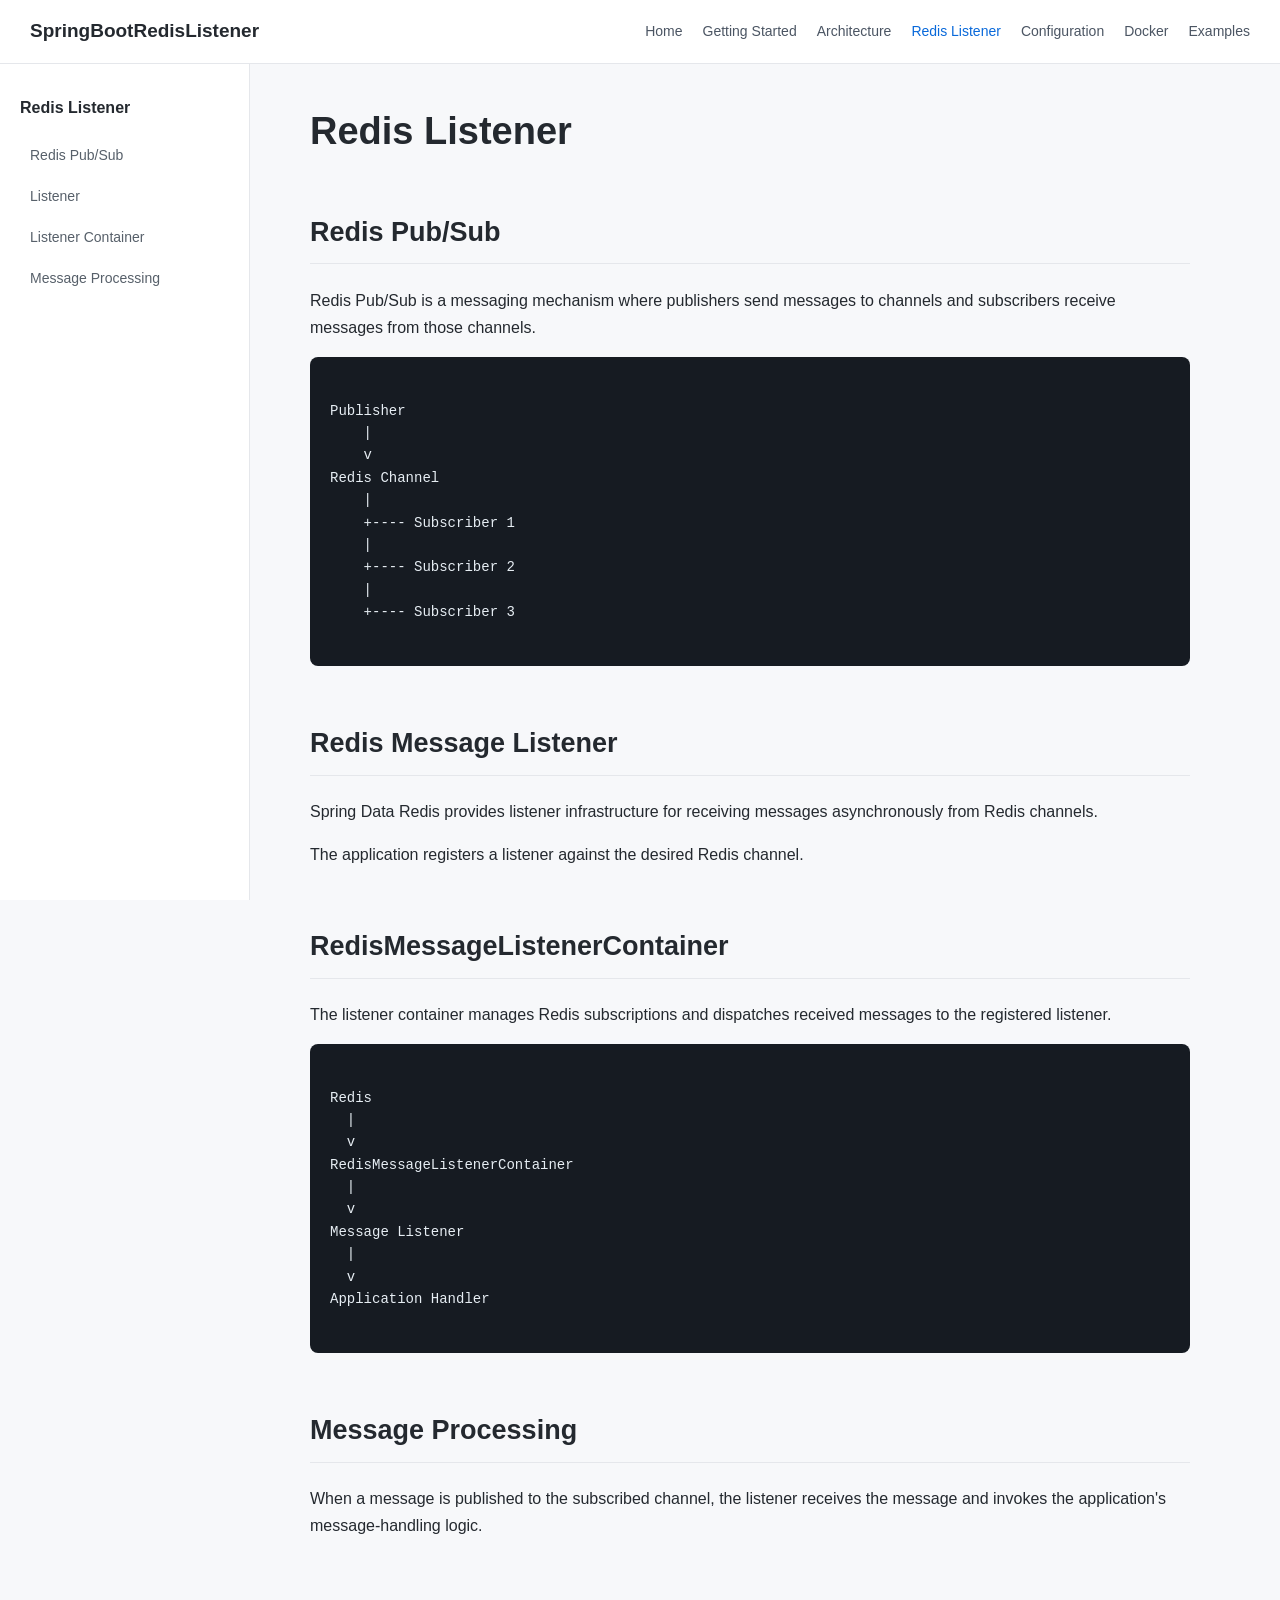
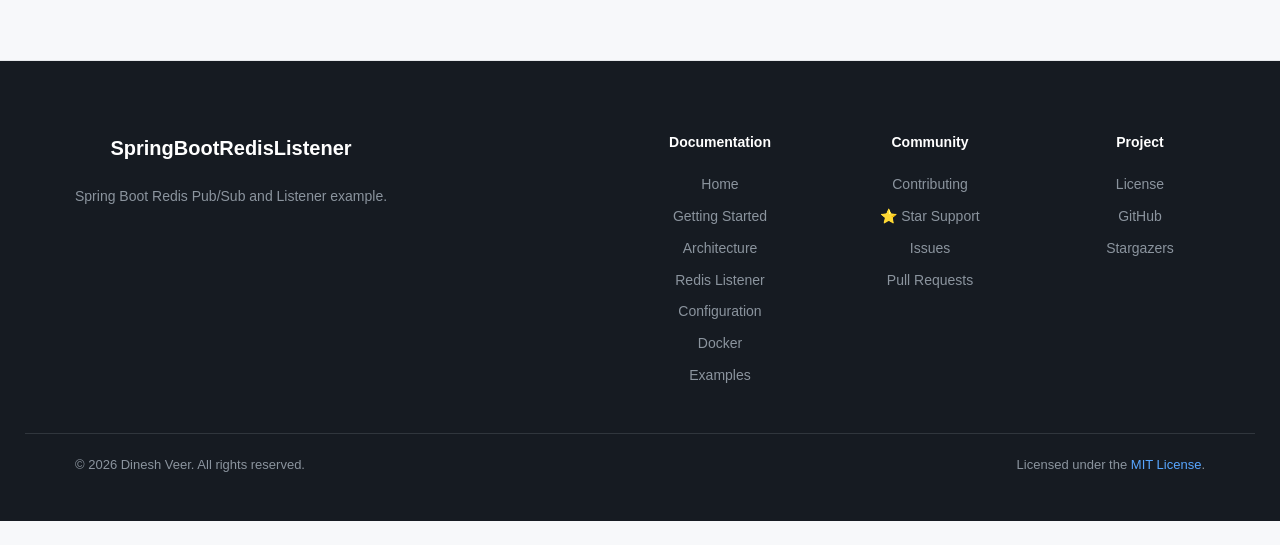
<file: docs/redis-listener.html>
<!DOCTYPE html>
<html lang="en">

<head>

    <meta charset="UTF-8">

    <meta name="viewport"
          content="width=device-width, initial-scale=1.0">

    <title>Redis Listener | Spring Boot Redis Listener</title>

    <link rel="stylesheet" href="css/style.css">

</head>

<body>

<header class="topbar">

    <div class="brand">
        SpringBootRedisListener
    </div>

    <nav>

        <a href="index.html">Home</a>

        <a href="getting-started.html">
            Getting Started
        </a>

        <a href="architecture.html">
            Architecture
        </a>

        <a href="redis-listener.html"
           class="active">
            Redis Listener
        </a>

        <a href="configuration.html">
            Configuration
        </a>

        <a href="docker.html">
            Docker
        </a>

        <a href="examples.html">
            Examples
        </a>

    </nav>

</header>

<div class="layout">

    <aside class="sidebar">

        <h3>Redis Listener</h3>

        <a href="#pubsub">Redis Pub/Sub</a>
        <a href="#listener">Listener</a>
        <a href="#container">Listener Container</a>
        <a href="#processing">Message Processing</a>

    </aside>

    <main class="content">

        <h1>Redis Listener</h1>

        <section id="pubsub">

            <h2>Redis Pub/Sub</h2>

            <p>
                Redis Pub/Sub is a messaging mechanism where publishers
                send messages to channels and subscribers receive messages
                from those channels.
            </p>

            <pre><code>
Publisher
    |
    v
Redis Channel
    |
    +---- Subscriber 1
    |
    +---- Subscriber 2
    |
    +---- Subscriber 3
            </code></pre>

        </section>

        <section id="listener">

            <h2>Redis Message Listener</h2>

            <p>
                Spring Data Redis provides listener infrastructure for
                receiving messages asynchronously from Redis channels.
            </p>

            <p>
                The application registers a listener against the desired
                Redis channel.
            </p>

        </section>

        <section id="container">

            <h2>RedisMessageListenerContainer</h2>

            <p>
                The listener container manages Redis subscriptions and
                dispatches received messages to the registered listener.
            </p>

            <pre><code>
Redis
  |
  v
RedisMessageListenerContainer
  |
  v
Message Listener
  |
  v
Application Handler
            </code></pre>

        </section>

        <section id="processing">

            <h2>Message Processing</h2>

            <p>
                When a message is published to the subscribed channel,
                the listener receives the message and invokes the
                application's message-handling logic.
            </p>

        </section>

    </main>

</div>

<footer class="site-footer">

    <div class="footer-content">

        <div class="footer-brand">
            <h3>SpringBootRedisListener</h3>

            <p>
                Spring Boot Redis Pub/Sub and Listener example.
            </p>
        </div>

        <div class="footer-links">

            <div>
                <h4>Documentation</h4>

                <a href="index.html">Home</a>
                <a href="getting-started.html">Getting Started</a>
                <a href="architecture.html">Architecture</a>
                <a href="redis-listener.html">Redis Listener</a>
                <a href="configuration.html">Configuration</a>
                <a href="docker.html">Docker</a>
                <a href="examples.html">Examples</a>
            </div>

            <div>
                <h4>Community</h4>

                <a href="contributing.html">
                    Contributing
                </a>

                <a href="star-support.html">
                    ⭐ Star Support
                </a>

                <a href="https://github.com/dinesh-veer/SpringBootRedisListener/issues"
                   target="_blank"
                   rel="noopener noreferrer">
                    Issues
                </a>

                <a href="https://github.com/dinesh-veer/SpringBootRedisListener/pulls"
                   target="_blank"
                   rel="noopener noreferrer">
                    Pull Requests
                </a>
            </div>

            <div>
                <h4>Project</h4>

                <a href="license.html">
                    License
                </a>

                <a href="https://github.com/dinesh-veer/SpringBootRedisListener"
                   target="_blank"
                   rel="noopener noreferrer">
                    GitHub
                </a>

                <a href="https://github.com/dinesh-veer/SpringBootRedisListener/stargazers"
                   target="_blank"
                   rel="noopener noreferrer">
                    Stargazers
                </a>
            </div>

        </div>

    </div>

    <div class="footer-bottom">

        <p>
            © 2026 Dinesh Veer. All rights reserved.
        </p>

        <p>
            Licensed under the
            <a href="license.html">MIT License</a>.
        </p>

    </div>

</footer>

<script src="js/script.js"></script>

</body>

</html>
</file>
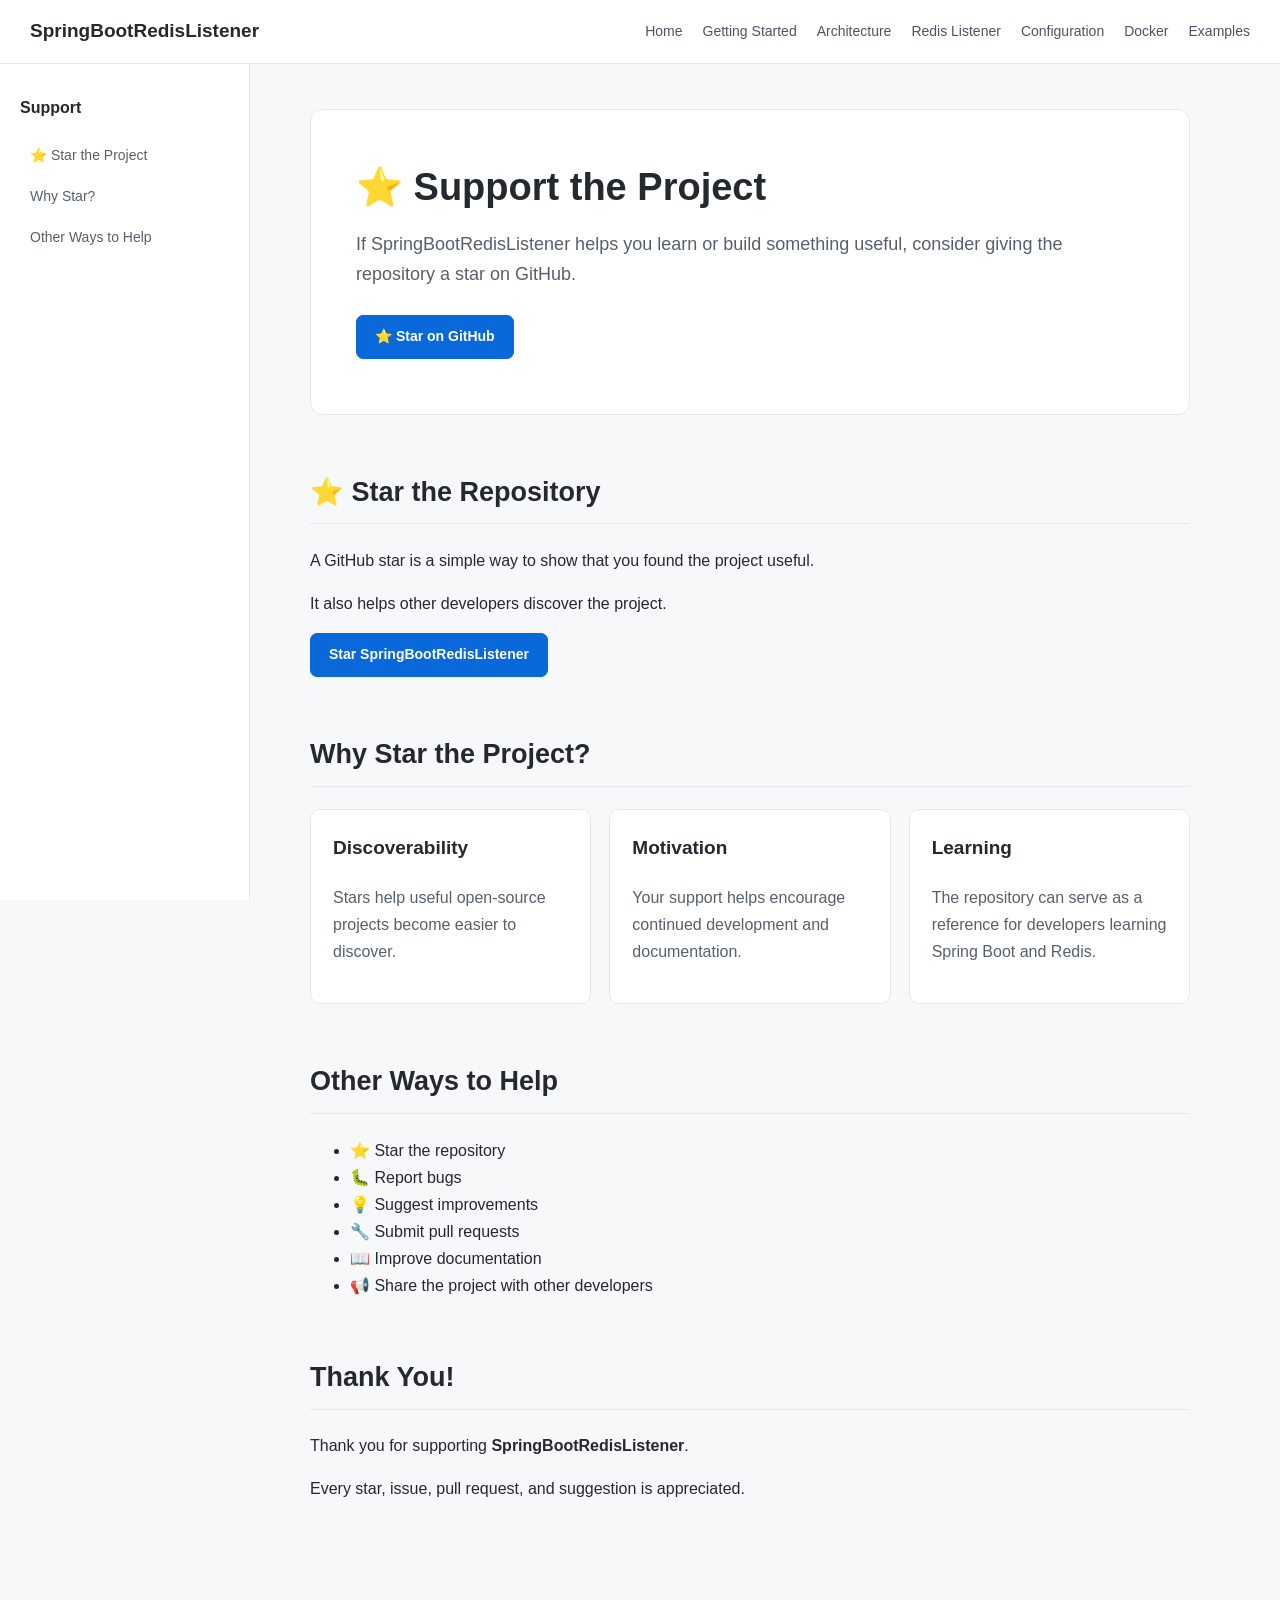
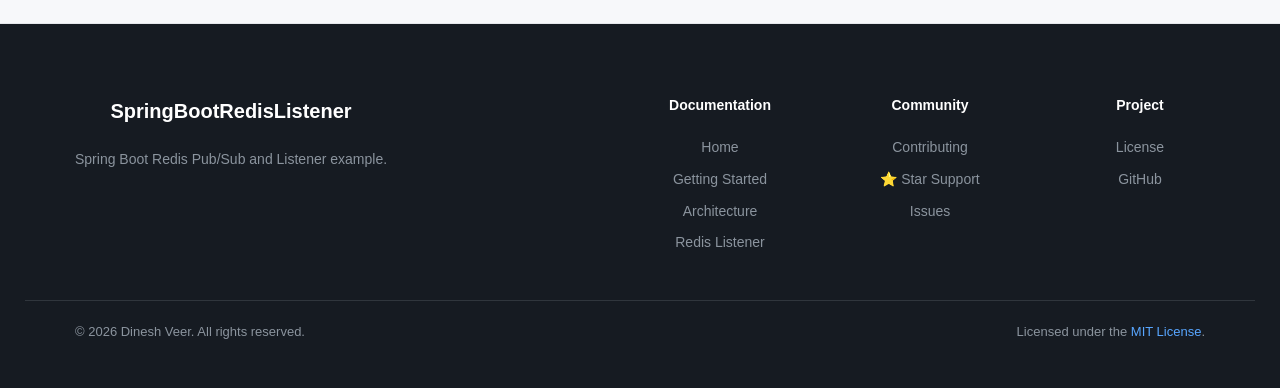
<file: docs/star-support.html>
<!DOCTYPE html>
<html lang="en">

<head>

    <meta charset="UTF-8">

    <meta name="viewport"
          content="width=device-width, initial-scale=1.0">

    <title>Star Support | Spring Boot Redis Listener</title>

    <link rel="stylesheet"
          href="css/style.css">

</head>

<body>

<header class="topbar">

    <div class="brand">
        SpringBootRedisListener
    </div>

    <nav>

        <a href="index.html">Home</a>

        <a href="getting-started.html">
            Getting Started
        </a>

        <a href="architecture.html">
            Architecture
        </a>

        <a href="redis-listener.html">
            Redis Listener
        </a>

        <a href="configuration.html">
            Configuration
        </a>

        <a href="docker.html">
            Docker
        </a>

        <a href="examples.html">
            Examples
        </a>

    </nav>

</header>


<div class="layout">

    <aside class="sidebar">

        <h3>Support</h3>

        <a href="#star">
            ⭐ Star the Project
        </a>

        <a href="#why">
            Why Star?
        </a>

        <a href="#other">
            Other Ways to Help
        </a>

    </aside>


    <main class="content">

        <section class="hero">

            <h1>⭐ Support the Project</h1>

            <p>
                If SpringBootRedisListener helps you learn or build
                something useful, consider giving the repository a star
                on GitHub.
            </p>

            <div class="buttons">

                <a class="button primary"
                   href="https://github.com/dinesh-veer/SpringBootRedisListener"
                   target="_blank"
                   rel="noopener noreferrer">

                    ⭐ Star on GitHub

                </a>

            </div>

        </section>


        <section id="star">

            <h2>⭐ Star the Repository</h2>

            <p>
                A GitHub star is a simple way to show that you found the
                project useful.
            </p>

            <p>
                It also helps other developers discover the project.
            </p>

            <a class="button primary"
               href="https://github.com/dinesh-veer/SpringBootRedisListener"
               target="_blank"
               rel="noopener noreferrer">

                Star SpringBootRedisListener

            </a>

        </section>


        <section id="why">

            <h2>Why Star the Project?</h2>

            <div class="cards">

                <div class="card">

                    <h3>Discoverability</h3>

                    <p>
                        Stars help useful open-source projects become
                        easier to discover.
                    </p>

                </div>


                <div class="card">

                    <h3>Motivation</h3>

                    <p>
                        Your support helps encourage continued development
                        and documentation.
                    </p>

                </div>


                <div class="card">

                    <h3>Learning</h3>

                    <p>
                        The repository can serve as a reference for
                        developers learning Spring Boot and Redis.
                    </p>

                </div>

            </div>

        </section>


        <section id="other">

            <h2>Other Ways to Help</h2>

            <ul>

                <li>
                    ⭐ Star the repository
                </li>

                <li>
                    🐛 Report bugs
                </li>

                <li>
                    💡 Suggest improvements
                </li>

                <li>
                    🔧 Submit pull requests
                </li>

                <li>
                    📖 Improve documentation
                </li>

                <li>
                    📢 Share the project with other developers
                </li>

            </ul>

        </section>


        <section>

            <h2>Thank You!</h2>

            <p>
                Thank you for supporting
                <strong>SpringBootRedisListener</strong>.
            </p>

            <p>
                Every star, issue, pull request, and suggestion is
                appreciated.
            </p>

        </section>

    </main>

</div>


<footer class="site-footer">

    <div class="footer-content">

        <div class="footer-brand">

            <h3>SpringBootRedisListener</h3>

            <p>
                Spring Boot Redis Pub/Sub and Listener example.
            </p>

        </div>


        <div class="footer-links">

            <div>

                <h4>Documentation</h4>

                <a href="index.html">Home</a>

                <a href="getting-started.html">
                    Getting Started
                </a>

                <a href="architecture.html">
                    Architecture
                </a>

                <a href="redis-listener.html">
                    Redis Listener
                </a>

            </div>


            <div>

                <h4>Community</h4>

                <a href="contributing.html">
                    Contributing
                </a>

                <a href="star-support.html">
                    ⭐ Star Support
                </a>

                <a href="https://github.com/dinesh-veer/SpringBootRedisListener/issues"
                   target="_blank">
                    Issues
                </a>

            </div>


            <div>

                <h4>Project</h4>

                <a href="license.html">
                    License
                </a>

                <a href="https://github.com/dinesh-veer/SpringBootRedisListener"
                   target="_blank">
                    GitHub
                </a>

            </div>

        </div>

    </div>


    <div class="footer-bottom">

        <p>
            © 2026 Dinesh Veer. All rights reserved.
        </p>

        <p>
            Licensed under the
            <a href="license.html">MIT License</a>.
        </p>

    </div>

</footer>


<script src="js/script.js"></script>

</body>

</html>
</file>
<file: docs/css/style.css>
* {
    box-sizing: border-box;
}

html {
    scroll-behavior: smooth;
}

body {
    margin: 0;
    font-family:
            -apple-system,
            BlinkMacSystemFont,
            "Segoe UI",
            Roboto,
            Arial,
            sans-serif;

    background: #f7f8fa;
    color: #24292f;
    line-height: 1.7;
}

/* Header */

.topbar {
    height: 64px;

    display: flex;
    align-items: center;

    padding: 0 30px;

    background: #ffffff;

    border-bottom: 1px solid #e5e7eb;

    position: sticky;
    top: 0;

    z-index: 100;
}

.brand {
    font-size: 19px;
    font-weight: 700;

    white-space: nowrap;
}

nav {
    margin-left: auto;

    display: flex;

    gap: 20px;
}

nav a {
    text-decoration: none;

    color: #4b5563;

    font-size: 14px;

    padding: 20px 0;
}

nav a:hover,
nav a.active {
    color: #0969da;
}

/* Layout */

.layout {
    display: flex;

    max-width: 1400px;

    margin: auto;
}

/* Sidebar */

.sidebar {
    width: 250px;

    min-height: calc(100vh - 64px);

    padding: 30px 20px;

    background: #ffffff;

    border-right: 1px solid #e5e7eb;

    position: sticky;
    top: 64px;

    align-self: flex-start;
}

.sidebar h3 {
    margin-top: 0;

    font-size: 16px;
}

.sidebar a {
    display: block;

    padding: 7px 10px;

    margin: 3px 0;

    color: #57606a;

    text-decoration: none;

    border-radius: 6px;

    font-size: 14px;
}

.sidebar a:hover {
    background: #f0f6fc;

    color: #0969da;
}

/* Content */

.content {
    flex: 1;

    max-width: 1000px;

    padding: 45px 60px;
}

.content h1 {
    font-size: 38px;

    line-height: 1.2;

    margin-top: 0;
}

.content h2 {
    font-size: 27px;

    margin-top: 55px;

    padding-bottom: 8px;

    border-bottom: 1px solid #e5e7eb;
}

.content h3 {
    font-size: 19px;
}

/* Hero */

.hero {
    padding: 55px 45px;

    margin-bottom: 40px;

    background: #ffffff;

    border: 1px solid #e5e7eb;

    border-radius: 12px;
}

.hero h1 {
    margin-bottom: 15px;
}

.hero p {
    font-size: 18px;

    color: #57606a;

    max-width: 750px;
}

/* Buttons */

.buttons {
    display: flex;

    gap: 12px;

    margin-top: 25px;
}

.button {
    display: inline-block;

    padding: 9px 18px;

    border: 1px solid #d0d7de;

    border-radius: 7px;

    color: #24292f;

    text-decoration: none;

    background: #ffffff;

    font-weight: 600;

    font-size: 14px;
}

.button:hover {
    background: #f6f8fa;
}

.button.primary {
    background: #0969da;

    border-color: #0969da;

    color: #ffffff;
}

.button.primary:hover {
    background: #055ab0;
}

/* Cards */

.cards {
    display: grid;

    grid-template-columns:
        repeat(auto-fit, minmax(220px, 1fr));

    gap: 18px;
}

.card {
    background: #ffffff;

    border: 1px solid #e5e7eb;

    border-radius: 10px;

    padding: 22px;
}

.card h3 {
    margin-top: 0;
}

.card p {
    color: #57606a;
}

/* Code */

pre {
    background: #161b22;

    color: #e6edf3;

    padding: 20px;

    border-radius: 8px;

    overflow-x: auto;

    font-size: 14px;

    line-height: 1.6;
}

code {
    font-family:
            "SFMono-Regular",
            Consolas,
            "Liberation Mono",
            monospace;
}

p code,
li code {
    background: #eef1f4;

    padding: 2px 5px;

    border-radius: 4px;
}

/* Table */

table {
    width: 100%;

    border-collapse: collapse;

    background: #ffffff;
}

th,
td {
    border: 1px solid #d8dee4;

    padding: 12px 15px;

    text-align: left;
}

th {
    background: #f6f8fa;

    font-weight: 600;
}

/* Flow */

.flow {
    display: flex;

    align-items: center;

    justify-content: center;

    gap: 12px;

    flex-wrap: wrap;

    margin: 30px 0;
}

.flow-box {
    padding: 14px 20px;

    background: #ffffff;

    border: 1px solid #d0d7de;

    border-radius: 8px;

    font-weight: 600;
}

.arrow {
    font-size: 25px;

    color: #57606a;
}

/* Footer */

footer {
    padding: 25px;

    text-align: center;

    background: #ffffff;

    border-top: 1px solid #e5e7eb;

    color: #57606a;

    font-size: 14px;
}

/* Responsive */

@media (max-width: 900px) {

    .topbar {
        height: auto;

        padding: 15px 20px;

        flex-direction: column;

        align-items: flex-start;

        gap: 10px;
    }

    nav {
        margin-left: 0;

        width: 100%;

        overflow-x: auto;

        gap: 18px;
    }

    nav a {
        padding: 5px 0;

        white-space: nowrap;
    }

    .layout {
        display: block;
    }

    .sidebar {
        position: static;

        width: 100%;

        min-height: auto;

        border-right: 0;

        border-bottom: 1px solid #e5e7eb;
    }

    .content {
        padding: 30px 20px;
    }

    .hero {
        padding: 30px 25px;
    }

    .content h1 {
        font-size: 32px;
    }
}
       /* =========================
          Footer
          ========================= */

   .site-footer {
       margin-top: 60px;

       background: #161b22;

       color: #c9d1d9;
   }

.footer-content {
    max-width: 1400px;

    margin: auto;

    padding: 45px 50px;

    display: flex;

    justify-content: space-between;

    gap: 50px;
}

.footer-brand {
    max-width: 350px;
}

.footer-brand h3 {
    margin-top: 0;

    color: #ffffff;

    font-size: 20px;
}

.footer-brand p {
    color: #8b949e;

    font-size: 14px;
}

.footer-links {
    display: flex;

    gap: 80px;
}

.footer-links > div {
    display: flex;

    flex-direction: column;

    gap: 8px;

    min-width: 130px;
}

.footer-links h4 {
    margin: 0 0 10px;

    color: #ffffff;

    font-size: 14px;
}

.footer-links a {
    color: #8b949e;

    text-decoration: none;

    font-size: 14px;
}

.footer-links a:hover {
    color: #58a6ff;
}

.footer-bottom {
    max-width: 1400px;

    margin: auto;

    padding: 20px 50px;

    border-top: 1px solid #30363d;

    display: flex;

    justify-content: space-between;

    gap: 20px;

    color: #8b949e;

    font-size: 13px;
}

.footer-bottom p {
    margin: 0;
}

.footer-bottom a {
    color: #58a6ff;

    text-decoration: none;
}

.footer-bottom a:hover {
    text-decoration: underline;
}


/* =========================
   Responsive Footer
   ========================= */

@media (max-width: 900px) {

    .footer-content {
        padding: 35px 25px;

        flex-direction: column;
    }

    .footer-links {
        gap: 35px;

        flex-wrap: wrap;
    }

    .footer-bottom {
        padding: 20px 25px;

        flex-direction: column;
    }
}
</file>
